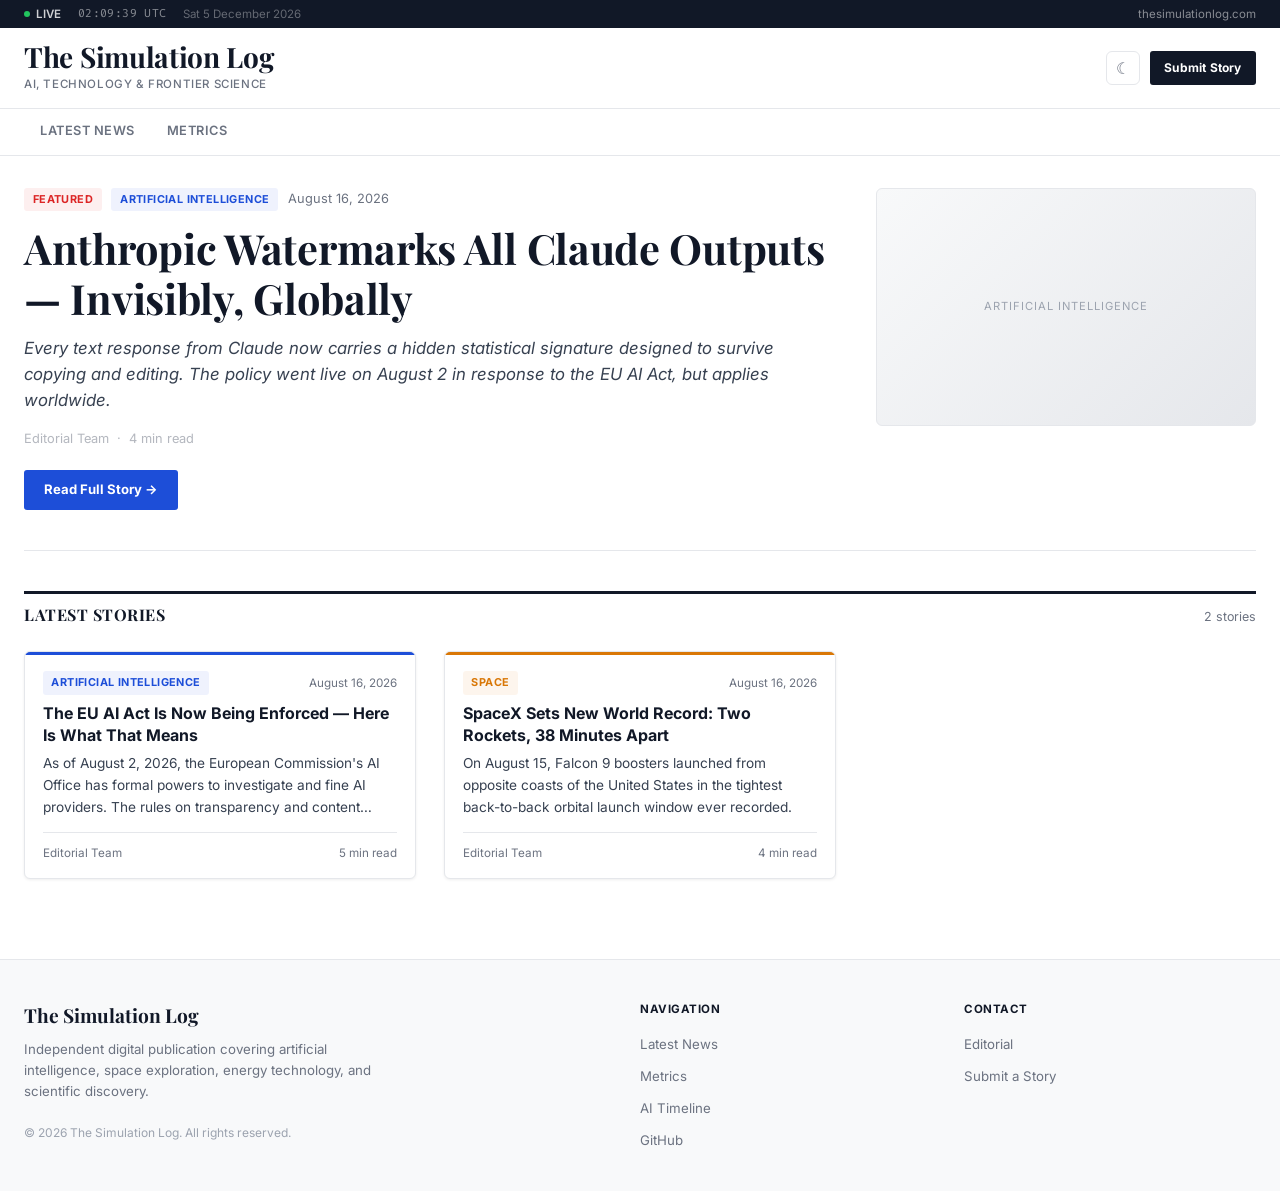
<file: index.html>
<!DOCTYPE html>
<html lang="en" data-theme="light">
<head>
    <meta charset="UTF-8">
    <meta name="viewport" content="width=device-width, initial-scale=1.0">

    <title>The Simulation Log — AI, Technology & Frontier Science</title>
    <meta name="description" content="Independent tech news publication covering artificial intelligence, space exploration, energy, and scientific discovery.">
    <link rel="canonical" href="https://thesimulationlog.com/">

    <meta property="og:type"        content="website">
    <meta property="og:title"       content="The Simulation Log">
    <meta property="og:description" content="Independent tech news covering AI, space, energy, and scientific discovery.">
    <meta property="og:url"         content="https://thesimulationlog.com/">

    <link rel="preconnect" href="https://fonts.googleapis.com">
    <link rel="preconnect" href="https://fonts.gstatic.com" crossorigin>
    <link href="https://fonts.googleapis.com/css2?family=Inter:wght@400;500;600;700&family=Merriweather:ital,wght@0,400;0,700;1,400&family=Playfair+Display:wght@700;800&family=Fira+Code:wght@400;500&display=swap" rel="stylesheet">

    <link rel="stylesheet" href="/style.css">
    <script src="/js/nav.js"></script>
    <script src="/js/home.js" defer></script>
</head>
<body>

<div id="nav-mount"></div>

<main>
    <div class="page-wrap">

        <!-- Hero article (JS renders here) -->
        <section id="hero-section" aria-label="Featured story"></section>

        <!-- Latest stories grid -->
        <div class="section-head">
            <h2 class="section-title">Latest Stories</h2>
            <span class="section-count" id="story-count"></span>
        </div>

        <div class="article-grid" id="article-grid" aria-live="polite">
            <!-- Injected by home.js -->
        </div>

    </div>
</main>

<div id="footer-mount"></div>

</body>
</html>
</file>
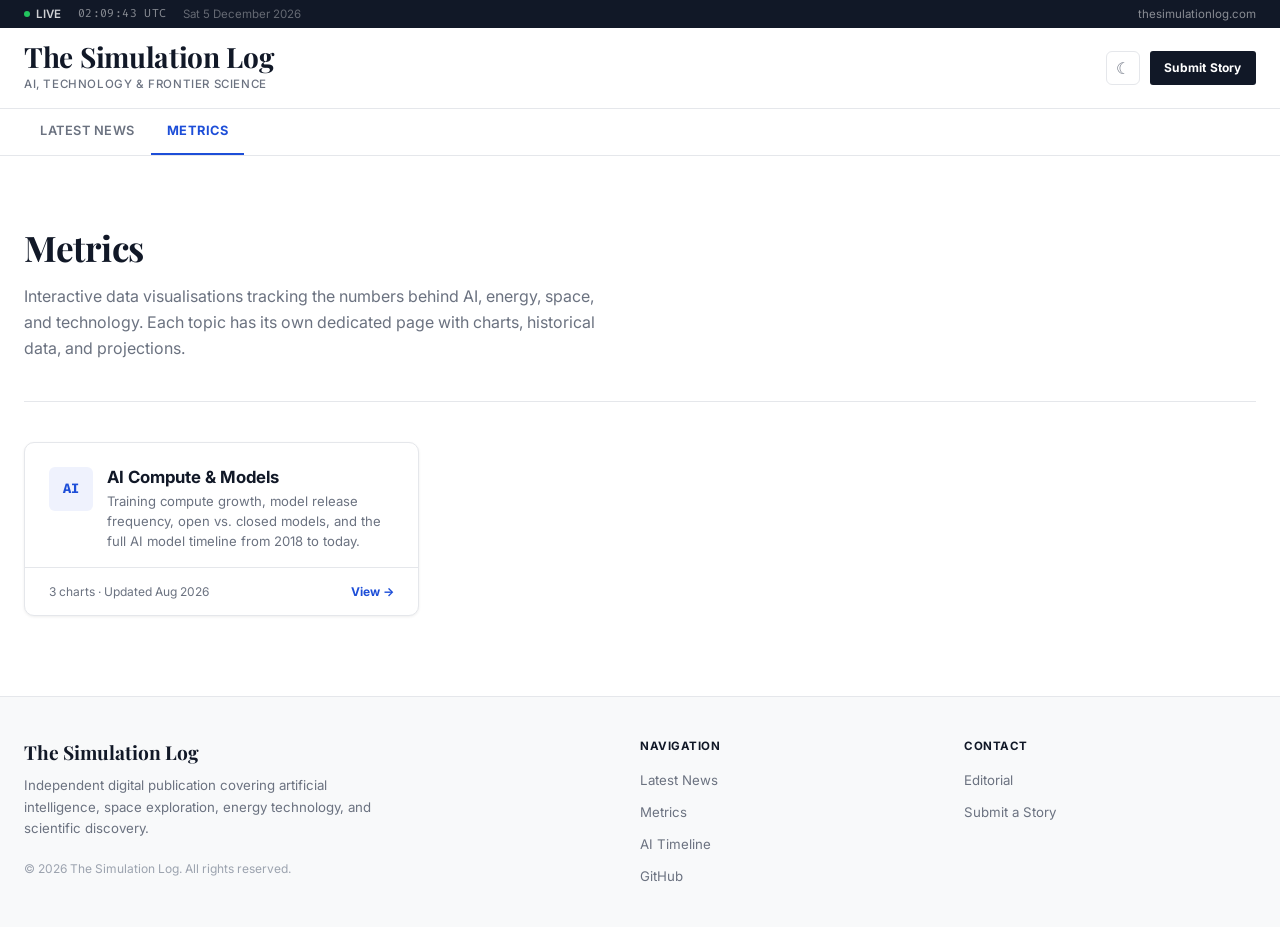
<file: metrics/index.html>
<!DOCTYPE html>
<html lang="en" data-theme="light">
<head>
    <meta charset="UTF-8">
    <meta name="viewport" content="width=device-width, initial-scale=1.0">
    <title>Metrics — The Simulation Log</title>
    <meta name="description" content="Interactive data visualisations covering AI compute growth, global energy, space launches, and more.">
    <link rel="canonical" href="https://thesimulationlog.com/metrics/">

    <link rel="preconnect" href="https://fonts.googleapis.com">
    <link rel="preconnect" href="https://fonts.gstatic.com" crossorigin>
    <link href="https://fonts.googleapis.com/css2?family=Inter:wght@400;500;600;700&family=Merriweather:ital,wght@0,400;0,700;1,400&family=Playfair+Display:wght@700;800&family=Fira+Code:wght@400;500&display=swap" rel="stylesheet">

    <link rel="stylesheet" href="/style.css">
    <script src="/js/nav.js"></script>
</head>
<body>

<div id="nav-mount"></div>

<main>
    <div class="page-wrap">

        <div class="metrics-hero">
            <h1>Metrics</h1>
            <p>Interactive data visualisations tracking the numbers behind AI, energy, space, and technology. Each topic has its own dedicated page with charts, historical data, and projections.</p>
        </div>

        <div class="metrics-grid">

            <!-- AI Compute -->
            <a href="/metrics/ai-compute/" class="metric-card">
                <div class="metric-card-header">
                    <div class="metric-icon" style="background:var(--blue-bg);font-family:var(--font-mono);font-size:.85rem;font-weight:700;color:var(--blue);">AI</div>
                    <div class="metric-card-info">
                        <div class="metric-card-title">AI Compute &amp; Models</div>
                        <div class="metric-card-desc">Training compute growth, model release frequency, open vs. closed models, and the full AI model timeline from 2018 to today.</div>
                    </div>
                </div>
                <div class="metric-card-footer">
                    <span>3 charts &middot; Updated Aug 2026</span>
                    <span class="metric-view-link">View &rarr;</span>
                </div>
            </a>

        </div>
    </div>
</main>

<div id="footer-mount"></div>

</body>
</html>
</file>
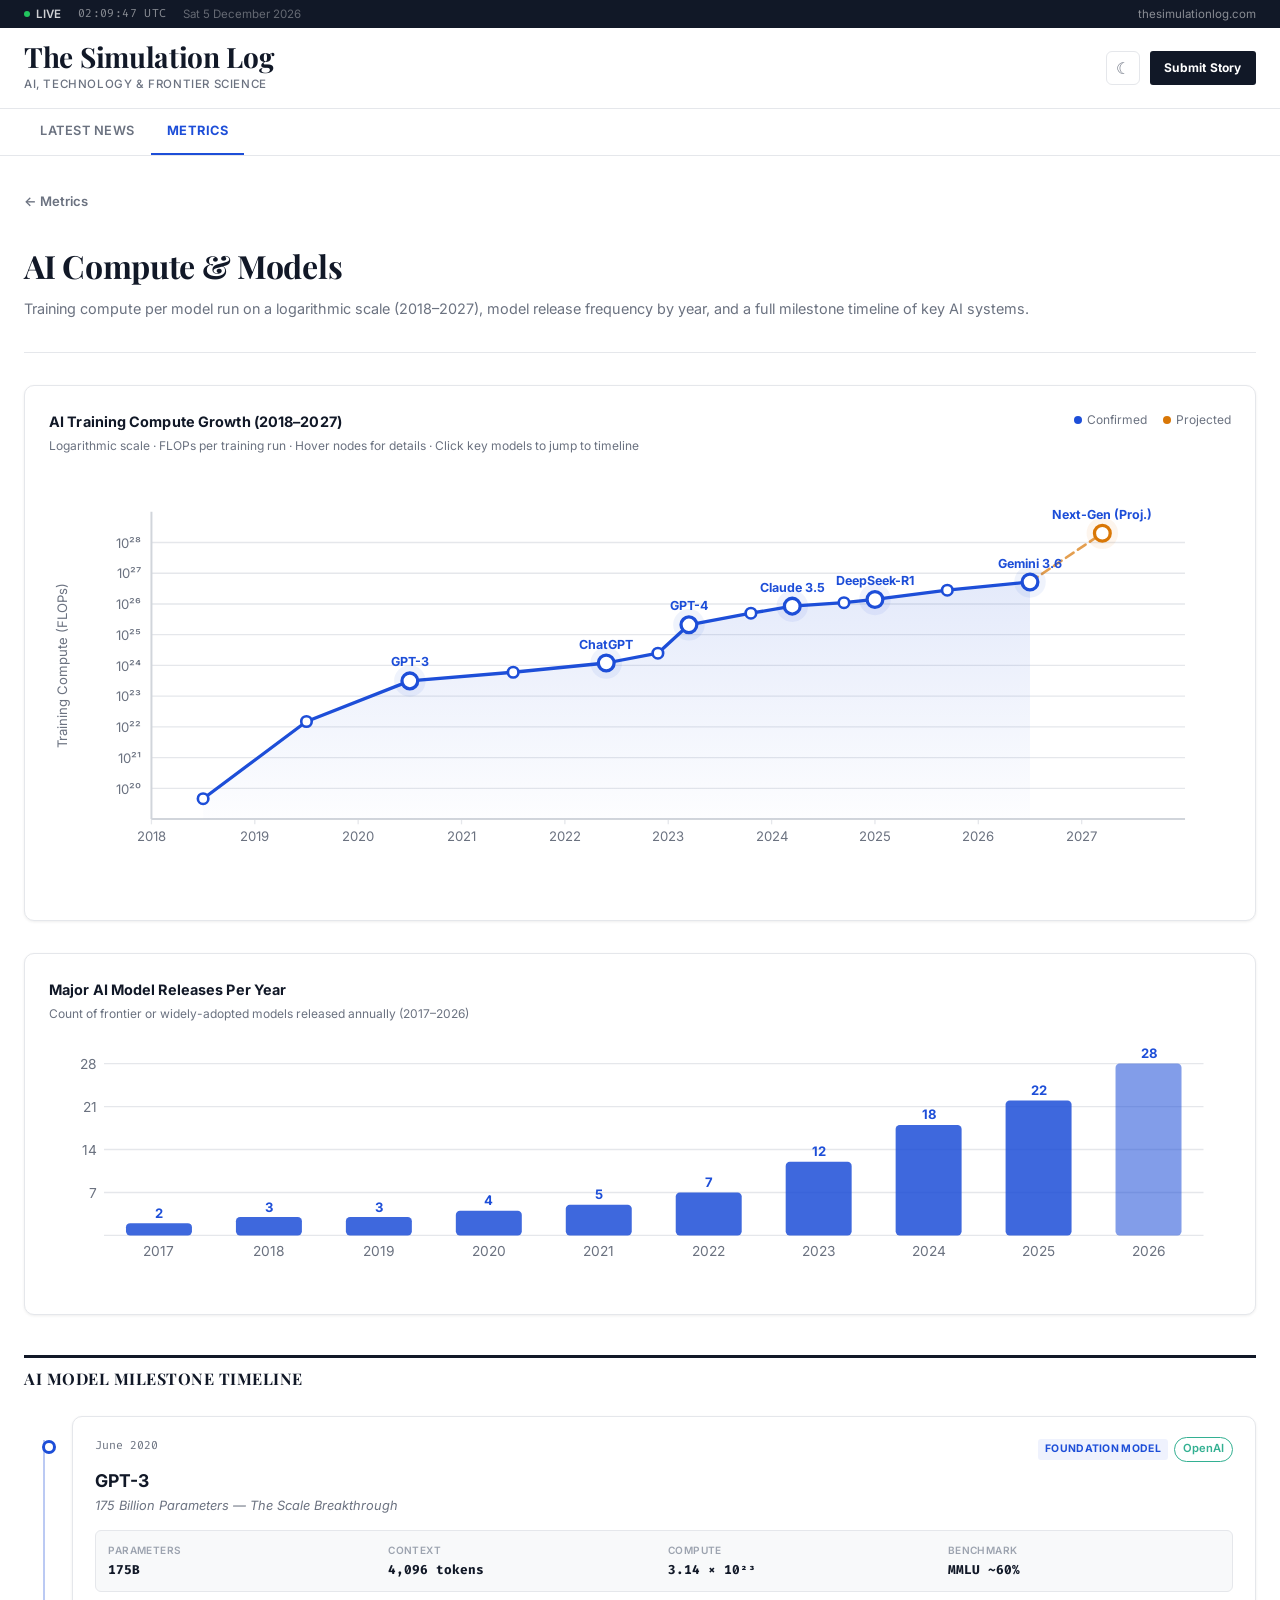
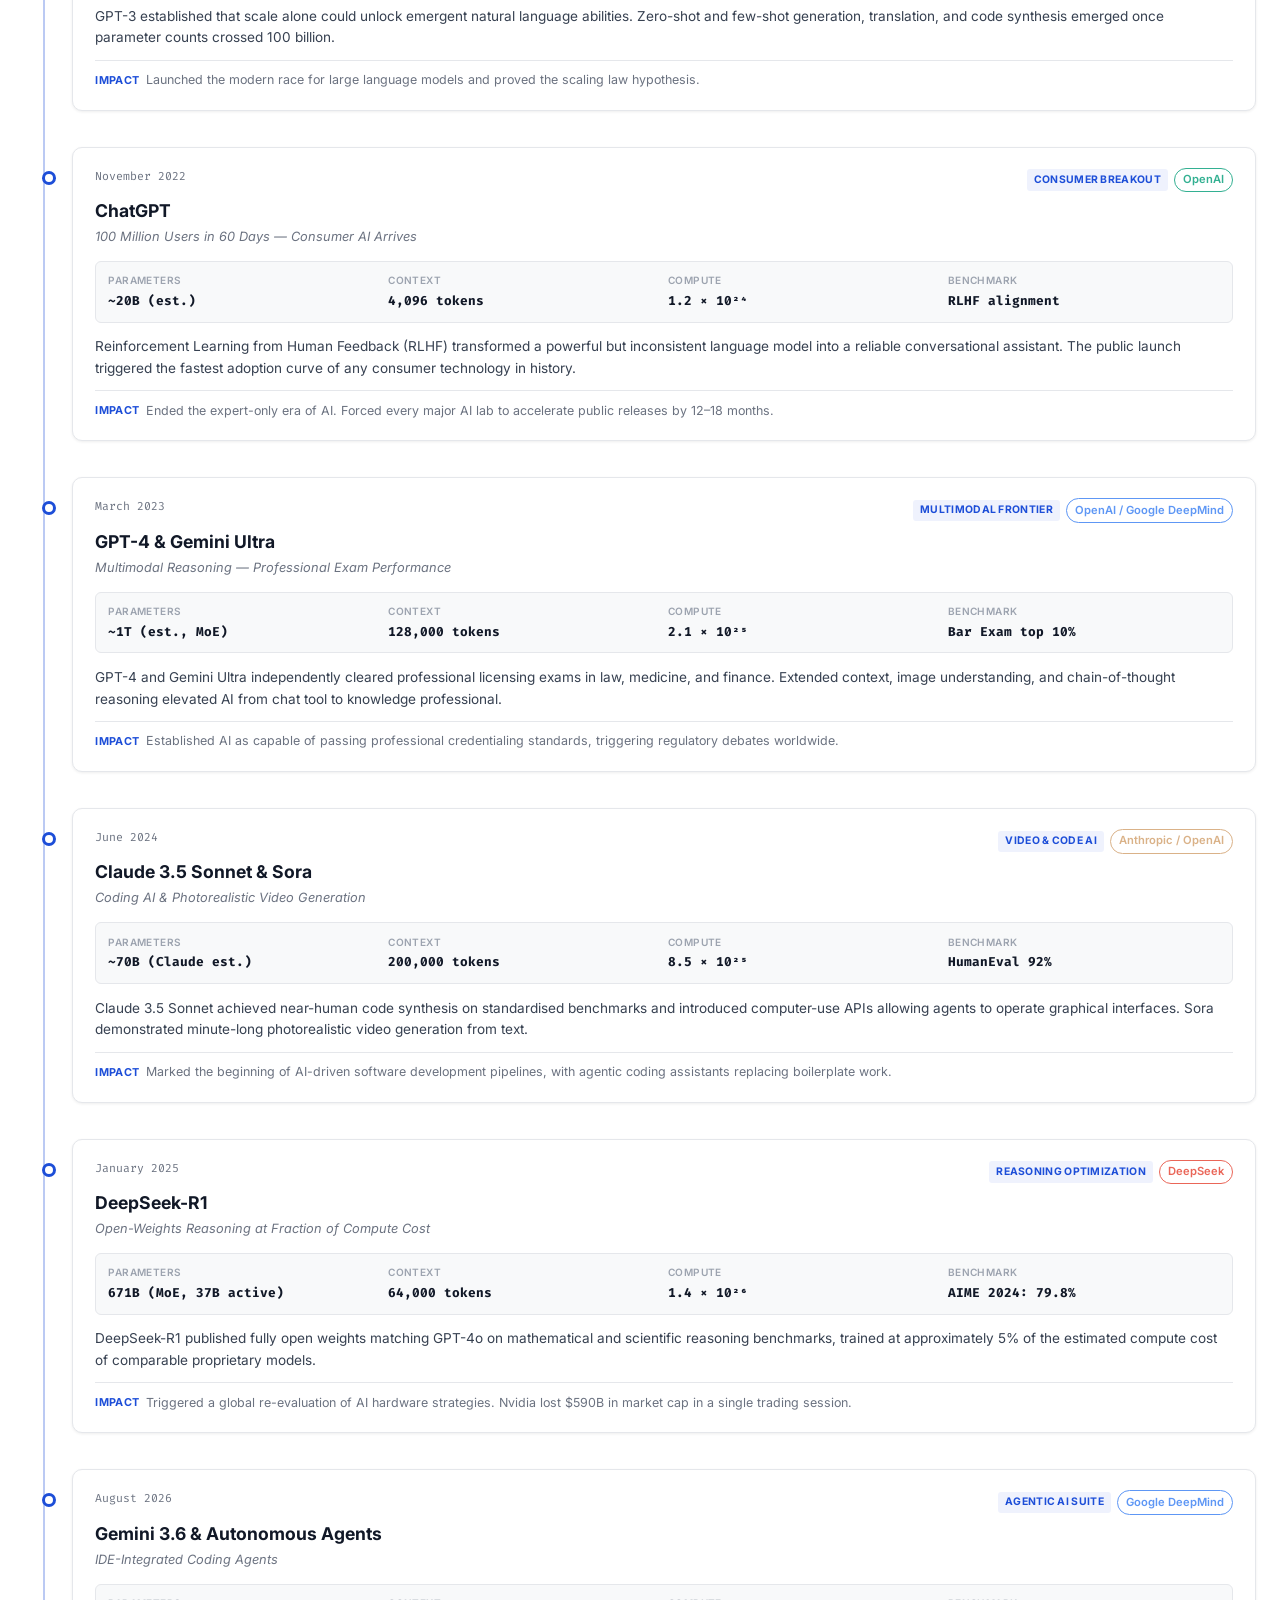
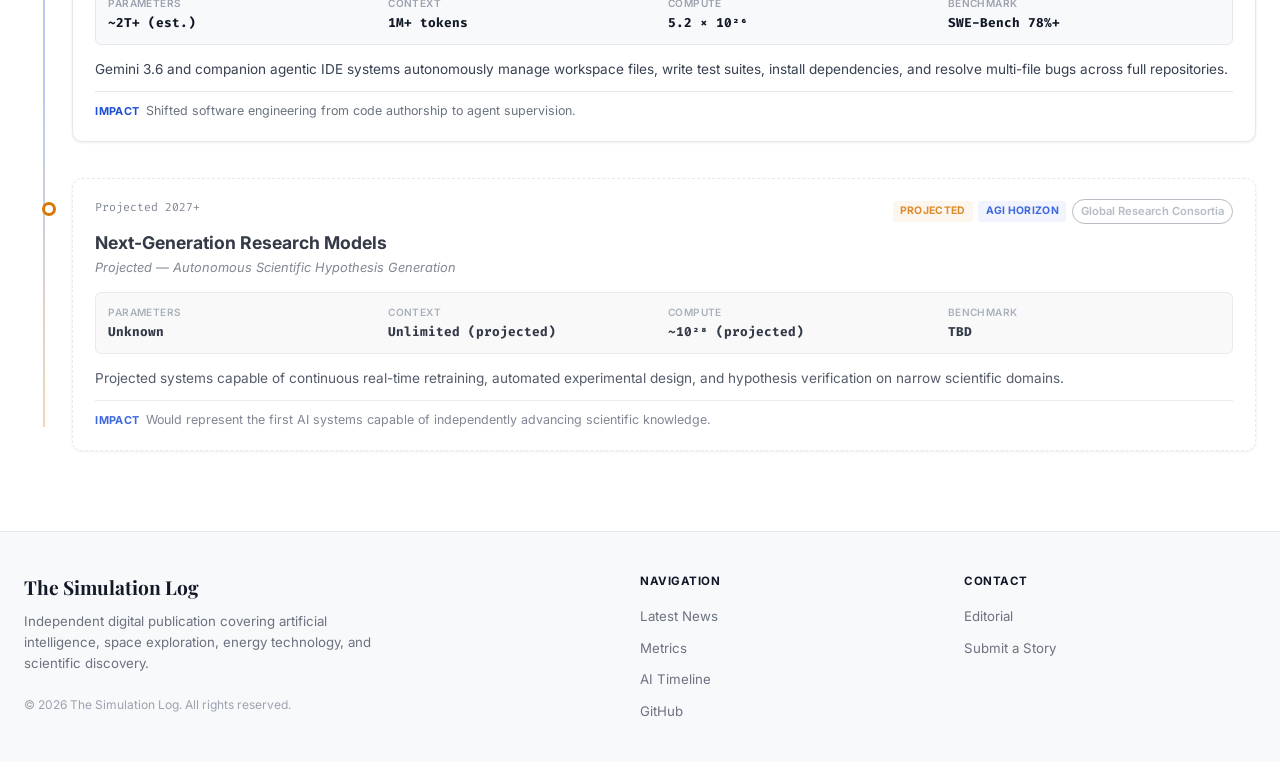
<file: metrics/ai-compute/index.html>
<!DOCTYPE html>
<html lang="en" data-theme="light">
<head>
    <meta charset="UTF-8">
    <meta name="viewport" content="width=device-width, initial-scale=1.0">
    <title>AI Compute & Models — Metrics — The Simulation Log</title>
    <meta name="description" content="Interactive logarithmic chart of AI training compute from 2018 to 2027, model release frequency, and the full AI model milestone timeline.">
    <link rel="canonical" href="https://thesimulationlog.com/metrics/ai-compute/">

    <link rel="preconnect" href="https://fonts.googleapis.com">
    <link rel="preconnect" href="https://fonts.gstatic.com" crossorigin>
    <link href="https://fonts.googleapis.com/css2?family=Inter:wght@400;500;600;700&family=Merriweather:ital,wght@0,400;0,700;1,400&family=Playfair+Display:wght@700;800&family=Fira+Code:wght@400;500&display=swap" rel="stylesheet">

    <link rel="stylesheet" href="/style.css">
    <script src="/js/nav.js"></script>
</head>
<body>

<div id="nav-mount"></div>

<main>
<div class="page-wrap">

    <a href="/metrics/" class="back-link">&#8592; Metrics</a>

    <div class="metric-page-hero">
        <h1>AI Compute &amp; Models</h1>
        <p>Training compute per model run on a logarithmic scale (2018–2027), model release frequency by year, and a full milestone timeline of key AI systems.</p>
    </div>

    <!-- ── Chart 1: Interactive compute graph ── -->
    <div class="chart-card">
        <div class="chart-head">
            <div>
                <div class="chart-title">AI Training Compute Growth (2018–2027)</div>
                <div class="chart-subtitle">Logarithmic scale &middot; FLOPs per training run &middot; Hover nodes for details &middot; Click key models to jump to timeline</div>
            </div>
            <div class="chart-legend">
                <span><span class="legend-dot" style="background:var(--blue);"></span>Confirmed</span>
                <span><span class="legend-dot" style="background:var(--amber);"></span>Projected</span>
            </div>
        </div>
        <div class="chart-container">
            <div id="compute-graph" style="position:relative; min-height:340px;"></div>
        </div>
    </div>

    <!-- ── Chart 2: Model releases per year ── -->
    <div class="chart-card">
        <div class="chart-head">
            <div>
                <div class="chart-title">Major AI Model Releases Per Year</div>
                <div class="chart-subtitle">Count of frontier or widely-adopted models released annually (2017–2026)</div>
            </div>
        </div>
        <div class="chart-container">
            <div id="releases-chart" style="min-height:180px;"></div>
        </div>
    </div>

    <!-- ── Timeline ── -->
    <div class="section-head" style="margin-top:2.5rem;">
        <h2 class="section-title">AI Model Milestone Timeline</h2>
    </div>

    <div class="timeline-wrap" id="ai-timeline">
        <!-- Injected by JS -->
    </div>

</div>
</main>

<div id="footer-mount"></div>

<script>
// ──────────────────────────────────────────────────────────────
// AI Timeline Data
// ──────────────────────────────────────────────────────────────
const AI_TIMELINE = [
    {
        year: 2020, model: "GPT-3", subtitle: "175 Billion Parameters — The Scale Breakthrough",
        company: "OpenAI", company_color: "#10a37f", type: "Foundation Model",
        release_date: "June 2020", compute: "3.14 × 10²³", params: "175B",
        context: "4,096 tokens", benchmark: "MMLU ~60%",
        description: "GPT-3 established that scale alone could unlock emergent natural language abilities. Zero-shot and few-shot generation, translation, and code synthesis emerged once parameter counts crossed 100 billion.",
        impact: "Launched the modern race for large language models and proved the scaling law hypothesis.",
        real: true
    },
    {
        year: 2022, model: "ChatGPT", subtitle: "100 Million Users in 60 Days — Consumer AI Arrives",
        company: "OpenAI", company_color: "#10a37f", type: "Consumer Breakout",
        release_date: "November 2022", compute: "1.2 × 10²⁴", params: "~20B (est.)",
        context: "4,096 tokens", benchmark: "RLHF alignment",
        description: "Reinforcement Learning from Human Feedback (RLHF) transformed a powerful but inconsistent language model into a reliable conversational assistant. The public launch triggered the fastest adoption curve of any consumer technology in history.",
        impact: "Ended the expert-only era of AI. Forced every major AI lab to accelerate public releases by 12–18 months.",
        real: true
    },
    {
        year: 2023, model: "GPT-4 & Gemini Ultra", subtitle: "Multimodal Reasoning — Professional Exam Performance",
        company: "OpenAI / Google DeepMind", company_color: "#4285f4", type: "Multimodal Frontier",
        release_date: "March 2023", compute: "2.1 × 10²⁵", params: "~1T (est., MoE)",
        context: "128,000 tokens", benchmark: "Bar Exam top 10%",
        description: "GPT-4 and Gemini Ultra independently cleared professional licensing exams in law, medicine, and finance. Extended context, image understanding, and chain-of-thought reasoning elevated AI from chat tool to knowledge professional.",
        impact: "Established AI as capable of passing professional credentialing standards, triggering regulatory debates worldwide.",
        real: true
    },
    {
        year: 2024, model: "Claude 3.5 Sonnet & Sora", subtitle: "Coding AI & Photorealistic Video Generation",
        company: "Anthropic / OpenAI", company_color: "#d4a574", type: "Video & Code AI",
        release_date: "June 2024", compute: "8.5 × 10²⁵", params: "~70B (Claude est.)",
        context: "200,000 tokens", benchmark: "HumanEval 92%",
        description: "Claude 3.5 Sonnet achieved near-human code synthesis on standardised benchmarks and introduced computer-use APIs allowing agents to operate graphical interfaces. Sora demonstrated minute-long photorealistic video generation from text.",
        impact: "Marked the beginning of AI-driven software development pipelines, with agentic coding assistants replacing boilerplate work.",
        real: true
    },
    {
        year: 2025, model: "DeepSeek-R1", subtitle: "Open-Weights Reasoning at Fraction of Compute Cost",
        company: "DeepSeek", company_color: "#e74c3c", type: "Reasoning Optimization",
        release_date: "January 2025", compute: "1.4 × 10²⁶", params: "671B (MoE, 37B active)",
        context: "64,000 tokens", benchmark: "AIME 2024: 79.8%",
        description: "DeepSeek-R1 published fully open weights matching GPT-4o on mathematical and scientific reasoning benchmarks, trained at approximately 5% of the estimated compute cost of comparable proprietary models.",
        impact: "Triggered a global re-evaluation of AI hardware strategies. Nvidia lost $590B in market cap in a single trading session.",
        real: true
    },
    {
        year: 2026, model: "Gemini 3.6 & Autonomous Agents", subtitle: "IDE-Integrated Coding Agents",
        company: "Google DeepMind", company_color: "#4285f4", type: "Agentic AI Suite",
        release_date: "August 2026", compute: "5.2 × 10²⁶", params: "~2T+ (est.)",
        context: "1M+ tokens", benchmark: "SWE-Bench 78%+",
        description: "Gemini 3.6 and companion agentic IDE systems autonomously manage workspace files, write test suites, install dependencies, and resolve multi-file bugs across full repositories.",
        impact: "Shifted software engineering from code authorship to agent supervision.",
        real: true
    },
    {
        year: 2027, model: "Next-Generation Research Models", subtitle: "Projected — Autonomous Scientific Hypothesis Generation",
        company: "Global Research Consortia", company_color: "#9ca3af", type: "AGI Horizon",
        release_date: "Projected 2027+", compute: "~10²⁸ (projected)", params: "Unknown",
        context: "Unlimited (projected)", benchmark: "TBD",
        description: "Projected systems capable of continuous real-time retraining, automated experimental design, and hypothesis verification on narrow scientific domains.",
        impact: "Would represent the first AI systems capable of independently advancing scientific knowledge.",
        real: false
    }
];

// Graph data points
const GRAPH_POINTS = [
    { year:2018.5, label:"GPT (117M)",        compute:4.6e19,  modelIdx:null, real:true },
    { year:2019.5, label:"GPT-2 (1.5B)",      compute:1.5e22,  modelIdx:null, real:true },
    { year:2020.5, label:"GPT-3",             compute:3.14e23, modelIdx:0,    real:true },
    { year:2021.5, label:"Codex / DALL-E 2",  compute:6e23,    modelIdx:null, real:true },
    { year:2022.4, label:"ChatGPT",           compute:1.2e24,  modelIdx:1,    real:true },
    { year:2022.9, label:"PaLM (540B)",       compute:2.5e24,  modelIdx:null, real:true },
    { year:2023.2, label:"GPT-4",             compute:2.1e25,  modelIdx:2,    real:true },
    { year:2023.8, label:"Gemini Ultra",      compute:5e25,    modelIdx:null, real:true },
    { year:2024.2, label:"Claude 3.5 / Sora", compute:8.5e25, modelIdx:3,    real:true },
    { year:2024.7, label:"Llama 3.1 (405B)", compute:1.1e26,  modelIdx:null, real:true },
    { year:2025.0, label:"DeepSeek-R1",       compute:1.4e26,  modelIdx:4,    real:true },
    { year:2025.7, label:"Llama 4 / Phi-5",  compute:2.8e26,  modelIdx:null, real:true },
    { year:2026.5, label:"Gemini 3.6",        compute:5.2e26,  modelIdx:5,    real:true },
    { year:2027.2, label:"Next-Gen (Proj.)",  compute:2e28,    modelIdx:6,    real:false }
];

// ──────────────────────────────────────────────────────────────
// Build interactive SVG compute graph
// ──────────────────────────────────────────────────────────────
function buildComputeGraph() {
    const container = document.getElementById('compute-graph');
    if (!container) return;

    const tooltip = document.createElement('div');
    tooltip.className = 'graph-tooltip';
    tooltip.style.display = 'none';
    container.appendChild(tooltip);

    const NS = 'http://www.w3.org/2000/svg';
    const W = 900, H = 320;
    const PAD = { top:28, right:35, bottom:58, left:78 };
    const CW = W - PAD.left - PAD.right;
    const CH = H - PAD.top  - PAD.bottom;
    const X_MIN=2018, X_MAX=2028, LOG_MIN=19, LOG_MAX=29;

    const xPos = y  => PAD.left + (y - X_MIN) / (X_MAX - X_MIN) * CW;
    const yPos = fl => PAD.top  + CH - Math.max(0,Math.min(1,(Math.log10(fl)-LOG_MIN)/(LOG_MAX-LOG_MIN))) * CH;

    const svg = document.createElementNS(NS,'svg');
    svg.setAttribute('viewBox',`0 0 ${W} ${H}`);
    svg.style.cssText = 'width:100%;height:auto;display:block;overflow:visible;';

    const defs = document.createElementNS(NS,'defs');
    const g = document.createElementNS(NS,'linearGradient');
    g.setAttribute('id','cAreaGrad'); g.setAttribute('x1','0'); g.setAttribute('y1','0'); g.setAttribute('x2','0'); g.setAttribute('y2','1');
    [['0.12','0%'],['0.01','100%']].forEach(([op,off])=>{
        const s=document.createElementNS(NS,'stop'); s.setAttribute('offset',off); s.setAttribute('stop-color','#1d4ed8'); s.setAttribute('stop-opacity',op); g.appendChild(s);
    });
    defs.appendChild(g); svg.appendChild(defs);

    // Y grid + labels
    const YD=[20,21,22,23,24,25,26,27,28];
    const YL=['10²⁰','10²¹','10²²','10²³','10²⁴','10²⁵','10²⁶','10²⁷','10²⁸'];
    YD.forEach((d,i)=>{
        if(d<LOG_MIN||d>LOG_MAX) return;
        const y=PAD.top+CH-(d-LOG_MIN)/(LOG_MAX-LOG_MIN)*CH;
        const l=document.createElementNS(NS,'line'); l.setAttribute('x1',PAD.left); l.setAttribute('y1',y); l.setAttribute('x2',PAD.left+CW); l.setAttribute('y2',y); l.setAttribute('class','svg-gridline'); svg.appendChild(l);
        const t=document.createElementNS(NS,'text'); t.setAttribute('x',PAD.left-8); t.setAttribute('y',y+4); t.setAttribute('text-anchor','end'); t.setAttribute('class','svg-label'); t.style.fontSize='10px'; t.textContent=YL[i]; svg.appendChild(t);
    });

    // Y axis title
    const yt=document.createElementNS(NS,'text'); yt.setAttribute('transform','rotate(-90)'); yt.setAttribute('x',-(PAD.top+CH/2)); yt.setAttribute('y',14); yt.setAttribute('text-anchor','middle'); yt.setAttribute('class','svg-label'); yt.style.fontSize='10px'; yt.textContent='Training Compute (FLOPs)'; svg.appendChild(yt);

    // X axis labels
    [2018,2019,2020,2021,2022,2023,2024,2025,2026,2027].forEach(yr=>{
        const x=xPos(yr);
        const tk=document.createElementNS(NS,'line'); tk.setAttribute('x1',x); tk.setAttribute('y1',PAD.top+CH); tk.setAttribute('x2',x); tk.setAttribute('y2',PAD.top+CH+4); tk.setAttribute('class','svg-gridline'); svg.appendChild(tk);
        const t=document.createElementNS(NS,'text'); t.setAttribute('x',x); t.setAttribute('y',PAD.top+CH+17); t.setAttribute('text-anchor','middle'); t.setAttribute('class','svg-label'); t.style.fontSize='10px'; t.textContent=yr; svg.appendChild(t);
    });

    // Axes
    [[[PAD.left,PAD.top],[PAD.left,PAD.top+CH]],[[PAD.left,PAD.top+CH],[PAD.left+CW,PAD.top+CH]]].forEach(([[x1,y1],[x2,y2]])=>{
        const l=document.createElementNS(NS,'line'); l.setAttribute('x1',x1); l.setAttribute('y1',y1); l.setAttribute('x2',x2); l.setAttribute('y2',y2); l.setAttribute('class','svg-axis'); svg.appendChild(l);
    });

    // Area fill
    const rp=GRAPH_POINTS.filter(p=>p.real);
    let aD=`M ${xPos(rp[0].year)} ${PAD.top+CH} L ${xPos(rp[0].year)} ${yPos(rp[0].compute)}`;
    rp.forEach((p,i)=>{ if(i>0) aD+=` L ${xPos(p.year)} ${yPos(p.compute)}`; });
    aD+=` L ${xPos(rp[rp.length-1].year)} ${PAD.top+CH} Z`;
    const area=document.createElementNS(NS,'path'); area.setAttribute('d',aD); area.setAttribute('fill','url(#cAreaGrad)'); svg.appendChild(area);

    // Main line
    let lD=''; rp.forEach((p,i)=>{ lD+=`${i===0?'M':'L'} ${xPos(p.year)} ${yPos(p.compute)} `; });
    const mainLine=document.createElementNS(NS,'path'); mainLine.setAttribute('d',lD); mainLine.setAttribute('fill','none'); mainLine.setAttribute('stroke','var(--blue)'); mainLine.setAttribute('stroke-width','2.5'); mainLine.setAttribute('stroke-linecap','round'); mainLine.setAttribute('stroke-linejoin','round'); svg.appendChild(mainLine);
    requestAnimationFrame(()=>{ try{ const len=mainLine.getTotalLength(); mainLine.style.strokeDasharray=len; mainLine.style.strokeDashoffset=len; mainLine.style.transition='stroke-dashoffset 2s cubic-bezier(0.4,0,0.2,1)'; requestAnimationFrame(()=>{ mainLine.style.strokeDashoffset='0'; }); }catch(e){} });

    // Projected line
    const lr=rp[rp.length-1], pp=GRAPH_POINTS.find(p=>!p.real);
    if(pp){ const pl=document.createElementNS(NS,'path'); pl.setAttribute('d',`M ${xPos(lr.year)} ${yPos(lr.compute)} L ${xPos(pp.year)} ${yPos(pp.compute)}`); pl.setAttribute('fill','none'); pl.setAttribute('stroke','var(--amber)'); pl.setAttribute('stroke-width','2'); pl.setAttribute('stroke-dasharray','7 4'); pl.setAttribute('stroke-linecap','round'); pl.style.opacity='0.7'; svg.appendChild(pl); }

    // Nodes
    GRAPH_POINTS.forEach(p=>{
        const x=xPos(p.year), y=yPos(p.compute);
        const isKey=p.modelIdx!==null, isFuture=!p.real;
        if(isKey){ const ring=document.createElementNS(NS,'circle'); ring.setAttribute('cx',x); ring.setAttribute('cy',y); ring.setAttribute('r','12'); ring.setAttribute('fill',isFuture?'var(--amber)':'var(--blue)'); ring.setAttribute('fill-opacity','0.07'); ring.style.pointerEvents='none'; svg.appendChild(ring); }
        const c=document.createElementNS(NS,'circle'); c.setAttribute('cx',x); c.setAttribute('cy',y); c.setAttribute('r',isKey?'6':'4'); c.setAttribute('fill','var(--bg)'); c.setAttribute('stroke',isFuture?'var(--amber)':'var(--blue)'); c.setAttribute('stroke-width',isKey?'2.5':'2'); svg.appendChild(c);
        if(isKey){ const tl=document.createElementNS(NS,'text'); tl.setAttribute('x',x); tl.setAttribute('y',y-11); tl.setAttribute('text-anchor','middle'); tl.setAttribute('class','svg-label'); tl.style.cssText='font-size:9.5px;font-weight:700;fill:var(--blue);'; tl.textContent=p.label.split('/')[0].trim(); svg.appendChild(tl); }
        const hit=document.createElementNS(NS,'circle'); hit.setAttribute('cx',x); hit.setAttribute('cy',y); hit.setAttribute('r',isKey?'14':'9'); hit.setAttribute('fill','transparent'); hit.style.cursor=isKey?'pointer':'crosshair'; svg.appendChild(hit);
        hit.addEventListener('mouseenter',()=>{ c.setAttribute('r',isKey?'8':'5.5'); showTip(p,tooltip); });
        hit.addEventListener('mouseleave',()=>{ c.setAttribute('r',isKey?'6':'4'); tooltip.style.display='none'; });
        hit.addEventListener('mousemove',(e)=>{ posTip(e,container,tooltip); });
        if(isKey) hit.addEventListener('click',()=>{ const card=document.getElementById(`tl-${p.modelIdx}`); if(card) card.scrollIntoView({behavior:'smooth',block:'center'}); });
    });

    container.appendChild(svg);
}

function showTip(p,tip){
    const log=Math.log10(p.compute);
    tip.innerHTML=`<div class="gt-model">${p.label}</div><div class="gt-co">${Math.floor(p.year)}</div><div class="gt-row"><span>Compute</span><strong>10<sup>${log.toFixed(1)}</sup> FLOPs</strong></div>${!p.real?'<div class="gt-proj">Projected</div>':''}${p.modelIdx!==null?'<div style="font-size:.65rem;margin-top:.3rem;opacity:.5;">Click to jump to timeline card</div>':''}`;
    tip.style.display='block';
}
function posTip(e,container,tip){
    const r=container.getBoundingClientRect();
    let x=e.clientX-r.left+14, y=e.clientY-r.top-52;
    const tw=tip.offsetWidth||190;
    if(x+tw>r.width-8) x=e.clientX-r.left-tw-14;
    if(y<4) y=e.clientY-r.top+16;
    tip.style.left=x+'px'; tip.style.top=y+'px';
}

// ──────────────────────────────────────────────────────────────
// Model releases bar chart
// ──────────────────────────────────────────────────────────────
const RELEASES = [
    {year:2017,count:2}, {year:2018,count:3}, {year:2019,count:3},
    {year:2020,count:4}, {year:2021,count:5}, {year:2022,count:7},
    {year:2023,count:12},{year:2024,count:18},{year:2025,count:22},
    {year:2026,count:28}
];

function buildReleasesChart() {
    const container = document.getElementById('releases-chart');
    if (!container) return;
    const NS = 'http://www.w3.org/2000/svg';
    const W=860, H=180, PL=40, PR=20, PT=15, PB=40;
    const CW=W-PL-PR, CH=H-PT-PB;
    const maxC=Math.max(...RELEASES.map(r=>r.count));
    const barW=CW/RELEASES.length*0.6;
    const gap=CW/RELEASES.length;

    const svg=document.createElementNS(NS,'svg');
    svg.setAttribute('viewBox',`0 0 ${W} ${H}`);
    svg.style.cssText='width:100%;height:auto;display:block;overflow:visible;';

    // Grid lines
    [0,0.25,0.5,0.75,1].forEach(t=>{
        const y=PT+CH*(1-t);
        const l=document.createElementNS(NS,'line'); l.setAttribute('x1',PL); l.setAttribute('y1',y); l.setAttribute('x2',PL+CW); l.setAttribute('y2',y); l.setAttribute('class','svg-gridline'); svg.appendChild(l);
        if(t>0){ const txt=document.createElementNS(NS,'text'); txt.setAttribute('x',PL-5); txt.setAttribute('y',y+4); txt.setAttribute('text-anchor','end'); txt.setAttribute('class','svg-label'); txt.style.fontSize='10px'; txt.textContent=Math.round(maxC*t); svg.appendChild(txt); }
    });

    RELEASES.forEach((r,i)=>{
        const x=PL+i*gap+(gap-barW)/2;
        const bh=Math.max(2,(r.count/maxC)*CH);
        const y=PT+CH-bh;

        const bar=document.createElementNS(NS,'rect');
        bar.setAttribute('x',x); bar.setAttribute('y',y+bh); bar.setAttribute('width',barW); bar.setAttribute('height',0);
        bar.setAttribute('fill','var(--blue)'); bar.setAttribute('rx','3'); bar.style.opacity=r.year>2025?'0.55':'0.85';
        svg.appendChild(bar);
        // Animate
        requestAnimationFrame(()=>{ bar.style.transition=`y 0.8s ${i*0.04}s ease, height 0.8s ${i*0.04}s ease`; bar.setAttribute('y',y); bar.setAttribute('height',bh); });

        // Year label
        const t=document.createElementNS(NS,'text'); t.setAttribute('x',x+barW/2); t.setAttribute('y',PT+CH+15); t.setAttribute('text-anchor','middle'); t.setAttribute('class','svg-label'); t.style.fontSize='10px'; t.textContent=r.year; svg.appendChild(t);

        // Count label
        const c=document.createElementNS(NS,'text'); c.setAttribute('x',x+barW/2); c.setAttribute('y',y-4); c.setAttribute('text-anchor','middle'); c.setAttribute('class','svg-label'); c.style.cssText='font-size:9.5px;font-weight:700;fill:var(--blue);'; c.textContent=r.count; svg.appendChild(c);
    });

    container.appendChild(svg);
}

// ──────────────────────────────────────────────────────────────
// Render timeline cards
// ──────────────────────────────────────────────────────────────
function renderTimeline() {
    const container = document.getElementById('ai-timeline');
    if (!container) return;

    AI_TIMELINE.forEach((item, idx) => {
        const isFuture = !item.real;
        const wrapper = document.createElement('div');
        wrapper.className = `tl-item${isFuture?' future':''}`;

        const dot = document.createElement('div');
        dot.className = 'tl-dot';
        wrapper.appendChild(dot);

        const card = document.createElement('div');
        card.className = 'tl-card';
        card.id = `tl-${idx}`;
        card.innerHTML = `
            <div class="tl-head">
                <span class="tl-release">${item.release_date}</span>
                <div class="tl-badges">
                    ${isFuture?'<span class="tl-proj-badge">Projected</span>':''}
                    <span class="tl-type-badge">${item.type}</span>
                    <span class="tl-co-badge" style="color:${item.company_color};">${item.company}</span>
                </div>
            </div>
            <div class="tl-model">${item.model}</div>
            <div class="tl-model-sub">${item.subtitle}</div>
            <div class="tl-stats">
                <div class="tl-stat"><span class="tl-stat-l">Parameters</span><span class="tl-stat-v">${item.params}</span></div>
                <div class="tl-stat"><span class="tl-stat-l">Context</span><span class="tl-stat-v">${item.context}</span></div>
                <div class="tl-stat"><span class="tl-stat-l">Compute</span><span class="tl-stat-v">${item.compute}</span></div>
                <div class="tl-stat"><span class="tl-stat-l">Benchmark</span><span class="tl-stat-v">${item.benchmark}</span></div>
            </div>
            <p class="tl-desc">${item.description}</p>
            <div class="tl-impact"><span class="tl-impact-label">Impact</span><span>${item.impact}</span></div>`;

        wrapper.appendChild(card);
        container.appendChild(wrapper);
    });
}

// Init
document.addEventListener('DOMContentLoaded', () => {
    buildComputeGraph();
    buildReleasesChart();
    renderTimeline();
});
</script>

</body>
</html>
</file>
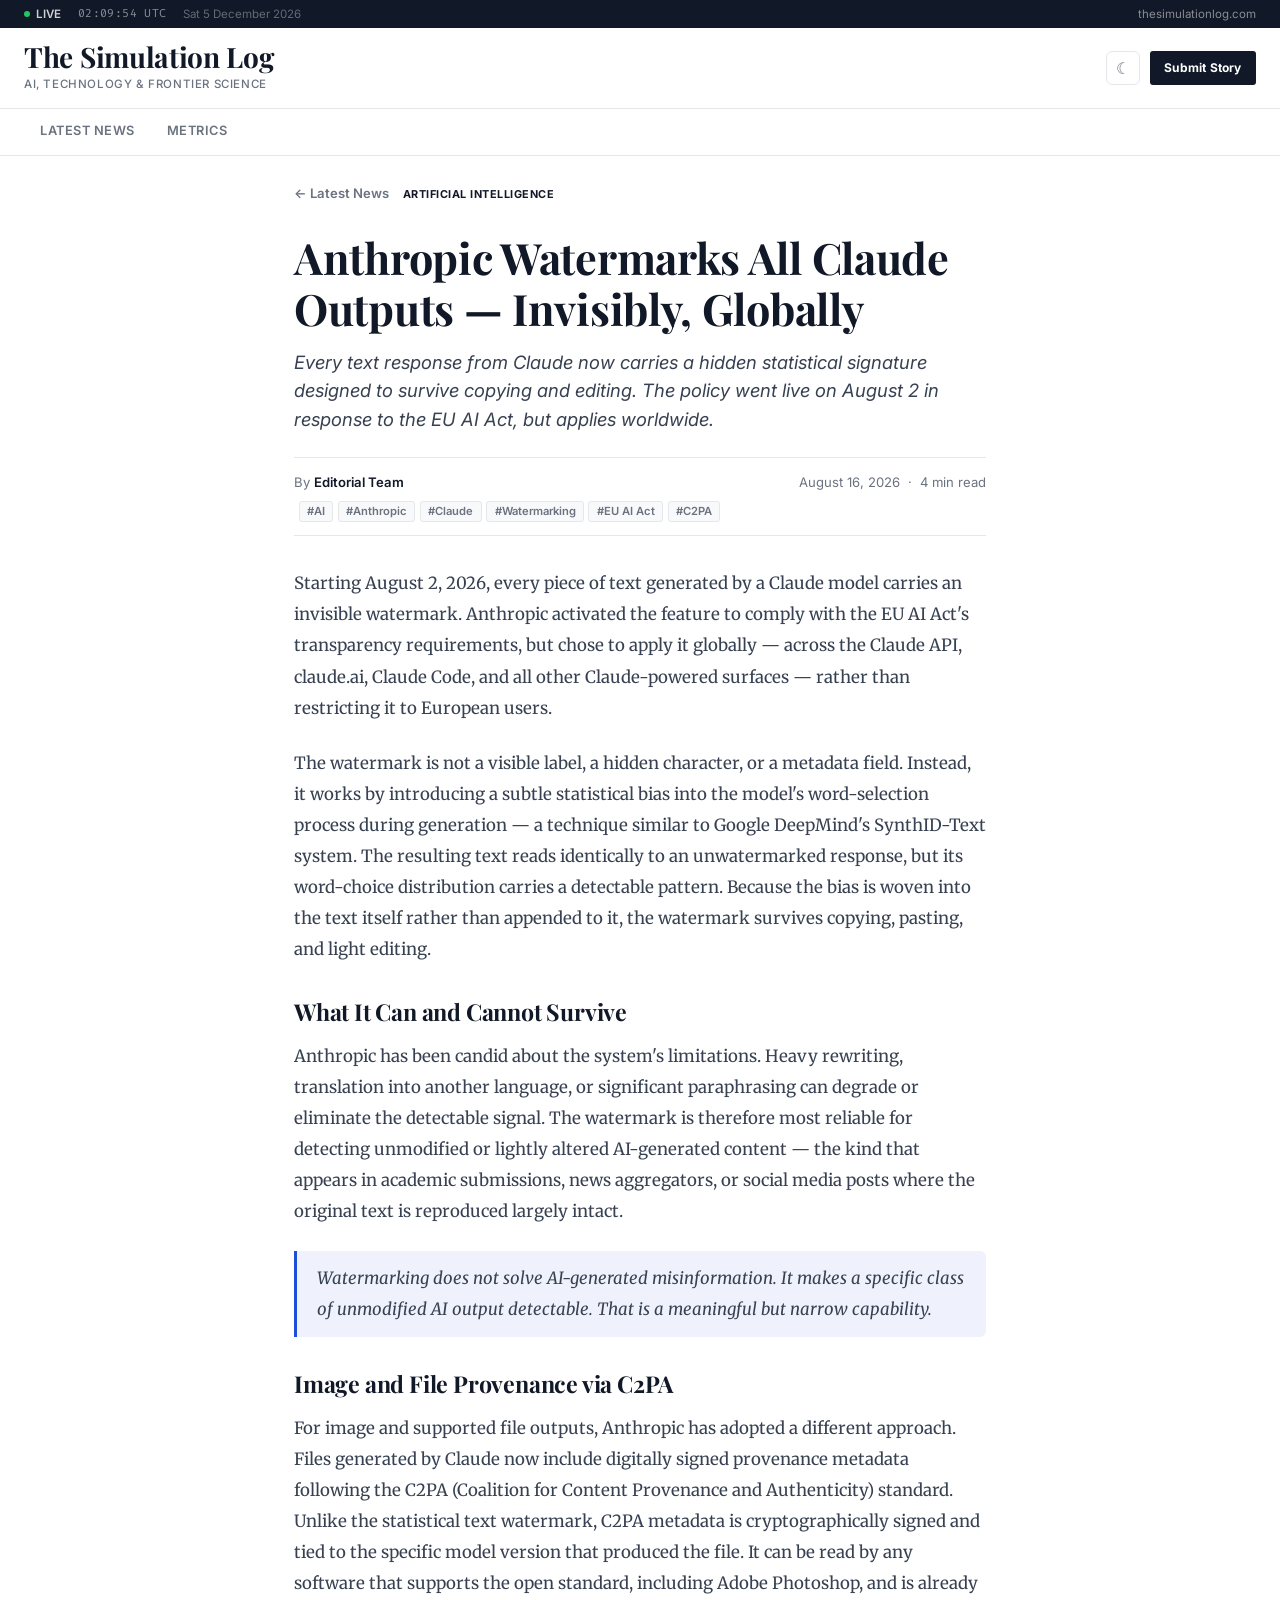
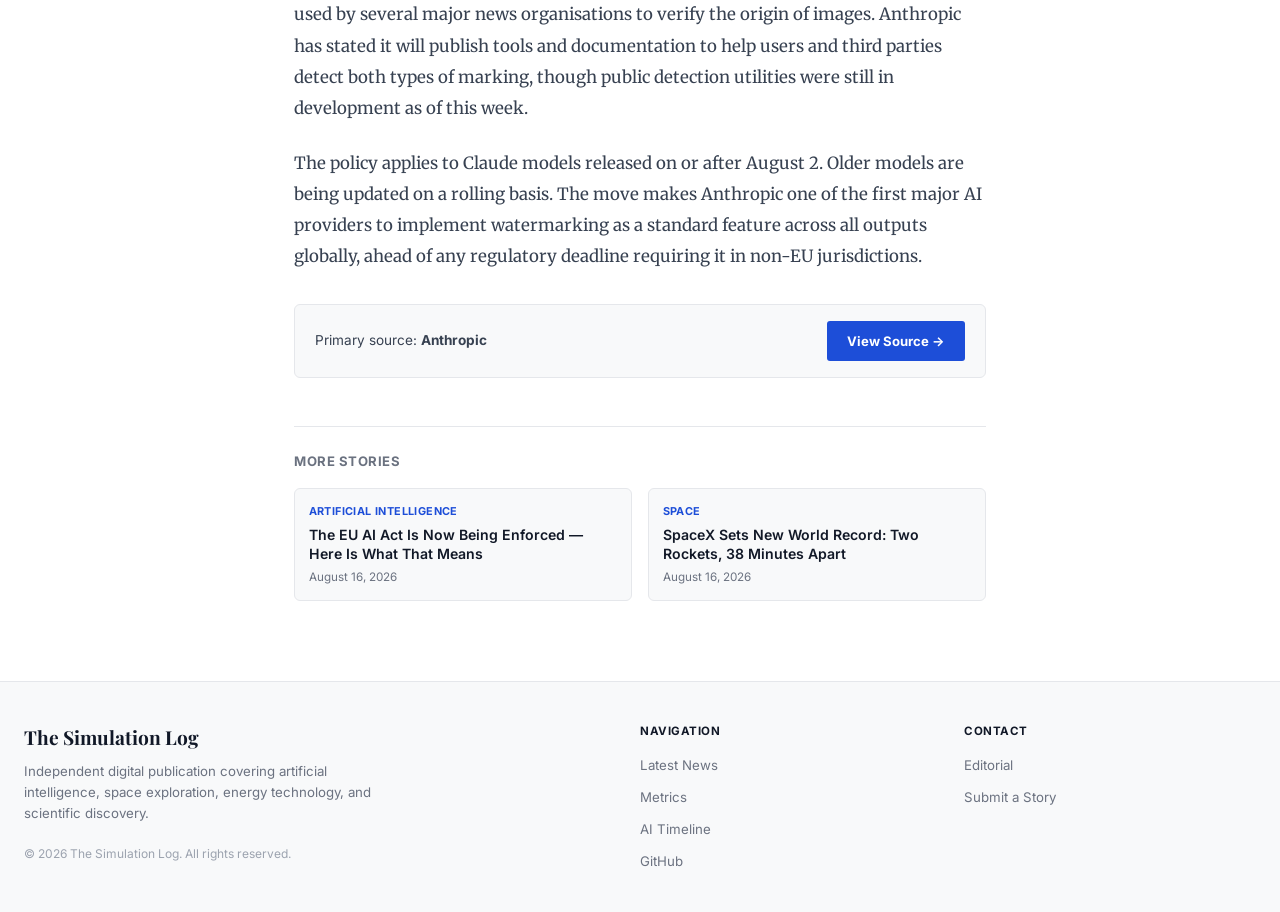
<file: posts/anthropic-claude-watermarking-ai-text/index.html>
<!DOCTYPE html>
<html lang="en" data-theme="light">
<head>
    <meta charset="UTF-8">
    <meta name="viewport" content="width=device-width, initial-scale=1.0">

    <title>Anthropic Watermarks All Claude Outputs — Invisibly, Globally — The Simulation Log</title>
    <meta name="description" content="Anthropic began watermarking all Claude-generated text on August 2, 2026, using invisible statistical biases in word selection that persist through copying and editing. The policy is global and applies to all Claude platforms.">
    <link rel="canonical" href="https://thesimulationlog.com/posts/anthropic-claude-watermarking-ai-text/">

    <!-- Open Graph / Social -->
    <meta property="og:type"        content="article">
    <meta property="og:title"       content="Anthropic Watermarks All Claude Outputs — Invisibly, Globally — The Simulation Log">
    <meta property="og:description" content="Anthropic began watermarking all Claude-generated text on August 2, 2026, using invisible statistical biases in word selection that persist through copying and editing. The policy is global and applies to all Claude platforms.">
    <meta property="og:url"         content="https://thesimulationlog.com/posts/anthropic-claude-watermarking-ai-text/">
    <meta property="og:site_name"   content="The Simulation Log">
    <meta name="twitter:card"       content="summary_large_image">
    <meta name="twitter:title"      content="Anthropic Watermarks All Claude Outputs — Invisibly, Globally">
    <meta name="twitter:description" content="Anthropic began watermarking all Claude-generated text on August 2, 2026, using invisible statistical biases in word selection that persist through copying and editing. The policy is global and applies to all Claude platforms.">

    <!-- Fonts -->
    <link rel="preconnect" href="https://fonts.googleapis.com">
    <link rel="preconnect" href="https://fonts.gstatic.com" crossorigin>
    <link href="https://fonts.googleapis.com/css2?family=Inter:wght@400;500;600;700&family=Merriweather:ital,wght@0,400;0,700;1,400&family=Playfair+Display:wght@700;800&family=Fira+Code:wght@400;500&display=swap" rel="stylesheet">

    <link rel="stylesheet" href="/style.css">
    <script src="/js/nav.js"></script>
</head>
<body>

<!-- Nav injected here -->
<div id="nav-mount"></div>

<!-- Article -->
<div class="post-wrap">

    <a href="/" class="back-link">&#8592; Latest News</a>

    <span class="post-category cat-pill ai">Artificial Intelligence</span>

    <h1 class="post-headline">Anthropic Watermarks All Claude Outputs — Invisibly, Globally</h1>
    <p class="post-subtitle">Every text response from Claude now carries a hidden statistical signature designed to survive copying and editing. The policy went live on August 2 in response to the EU AI Act, but applies worldwide.</p>

    <div class="post-byline">
        <span>By <span class="post-author">Editorial Team</span></span>
        <span>August 16, 2026 &nbsp;&middot;&nbsp; 4 min read</span>
        <div><span style="font-size:.7rem;font-weight:600;padding:.15rem .45rem;border-radius:3px;background:var(--bg-2);color:var(--ink-3);border:1px solid var(--border);margin-left:.3rem;">#AI</span><span style="font-size:.7rem;font-weight:600;padding:.15rem .45rem;border-radius:3px;background:var(--bg-2);color:var(--ink-3);border:1px solid var(--border);margin-left:.3rem;">#Anthropic</span><span style="font-size:.7rem;font-weight:600;padding:.15rem .45rem;border-radius:3px;background:var(--bg-2);color:var(--ink-3);border:1px solid var(--border);margin-left:.3rem;">#Claude</span><span style="font-size:.7rem;font-weight:600;padding:.15rem .45rem;border-radius:3px;background:var(--bg-2);color:var(--ink-3);border:1px solid var(--border);margin-left:.3rem;">#Watermarking</span><span style="font-size:.7rem;font-weight:600;padding:.15rem .45rem;border-radius:3px;background:var(--bg-2);color:var(--ink-3);border:1px solid var(--border);margin-left:.3rem;">#EU AI Act</span><span style="font-size:.7rem;font-weight:600;padding:.15rem .45rem;border-radius:3px;background:var(--bg-2);color:var(--ink-3);border:1px solid var(--border);margin-left:.3rem;">#C2PA</span></div>
    </div>

    <div class="post-body">
        <p>Starting August 2, 2026, every piece of text generated by a Claude model carries an invisible watermark. Anthropic activated the feature to comply with the EU AI Act's transparency requirements, but chose to apply it globally — across the Claude API, claude.ai, Claude Code, and all other Claude-powered surfaces — rather than restricting it to European users.</p>
<p>The watermark is not a visible label, a hidden character, or a metadata field. Instead, it works by introducing a subtle statistical bias into the model's word-selection process during generation — a technique similar to Google DeepMind's SynthID-Text system. The resulting text reads identically to an unwatermarked response, but its word-choice distribution carries a detectable pattern. Because the bias is woven into the text itself rather than appended to it, the watermark survives copying, pasting, and light editing.</p>
<h2>What It Can and Cannot Survive</h2>
<p>Anthropic has been candid about the system's limitations. Heavy rewriting, translation into another language, or significant paraphrasing can degrade or eliminate the detectable signal. The watermark is therefore most reliable for detecting unmodified or lightly altered AI-generated content — the kind that appears in academic submissions, news aggregators, or social media posts where the original text is reproduced largely intact.</p>
<blockquote>Watermarking does not solve AI-generated misinformation. It makes a specific class of unmodified AI output detectable. That is a meaningful but narrow capability.</blockquote>
<h2>Image and File Provenance via C2PA</h2>
<p>For image and supported file outputs, Anthropic has adopted a different approach. Files generated by Claude now include digitally signed provenance metadata following the C2PA (Coalition for Content Provenance and Authenticity) standard. Unlike the statistical text watermark, C2PA metadata is cryptographically signed and tied to the specific model version that produced the file. It can be read by any software that supports the open standard, including Adobe Photoshop, and is already used by several major news organisations to verify the origin of images. Anthropic has stated it will publish tools and documentation to help users and third parties detect both types of marking, though public detection utilities were still in development as of this week.</p>
<p>The policy applies to Claude models released on or after August 2. Older models are being updated on a rolling basis. The move makes Anthropic one of the first major AI providers to implement watermarking as a standard feature across all outputs globally, ahead of any regulatory deadline requiring it in non-EU jurisdictions.</p>

    </div>

    <div class="post-source">  <span>Primary source: <strong>Anthropic</strong></span>  <a href="https://www.anthropic.com" target="_blank" rel="noopener" class="read-btn">  View Source &rarr;</a></div>

    <div class="related-section">
        <div class="related-title">More Stories</div>
        <div class="related-grid" id="related-grid">
            <a href="/posts/eu-ai-act-enforcement-august-2026/" class="related-card">  <span class="related-card-cat" style="color:var(--blue);">Artificial Intelligence</span>  <span class="related-card-title">The EU AI Act Is Now Being Enforced — Here Is What That Means</span>  <span class="related-card-date">August 16, 2026</span></a><a href="/posts/spacex-38-minute-dual-launch-record/" class="related-card">  <span class="related-card-cat" style="color:var(--blue);">Space</span>  <span class="related-card-title">SpaceX Sets New World Record: Two Rockets, 38 Minutes Apart</span>  <span class="related-card-date">August 16, 2026</span></a>
        </div>
    </div>

</div>

<!-- Footer injected here -->
<div id="footer-mount"></div>

</body>
</html>
</file>
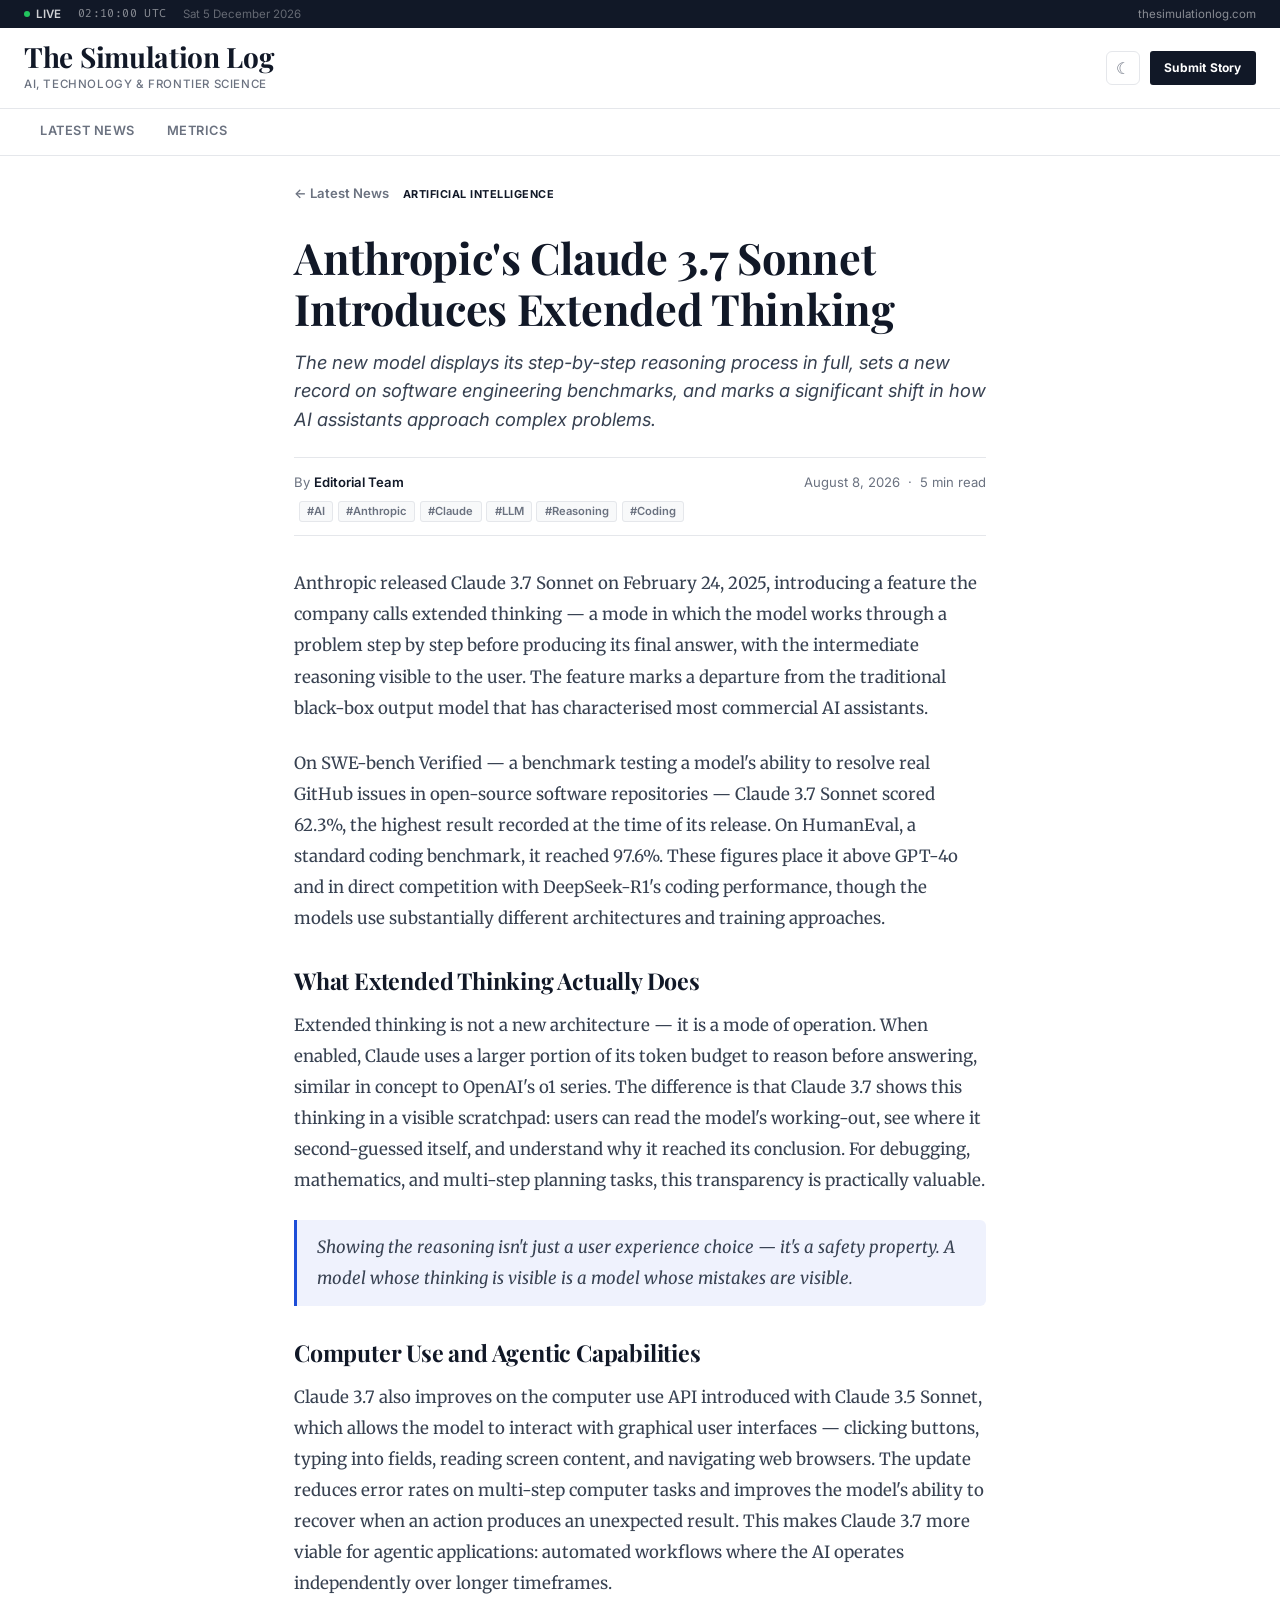
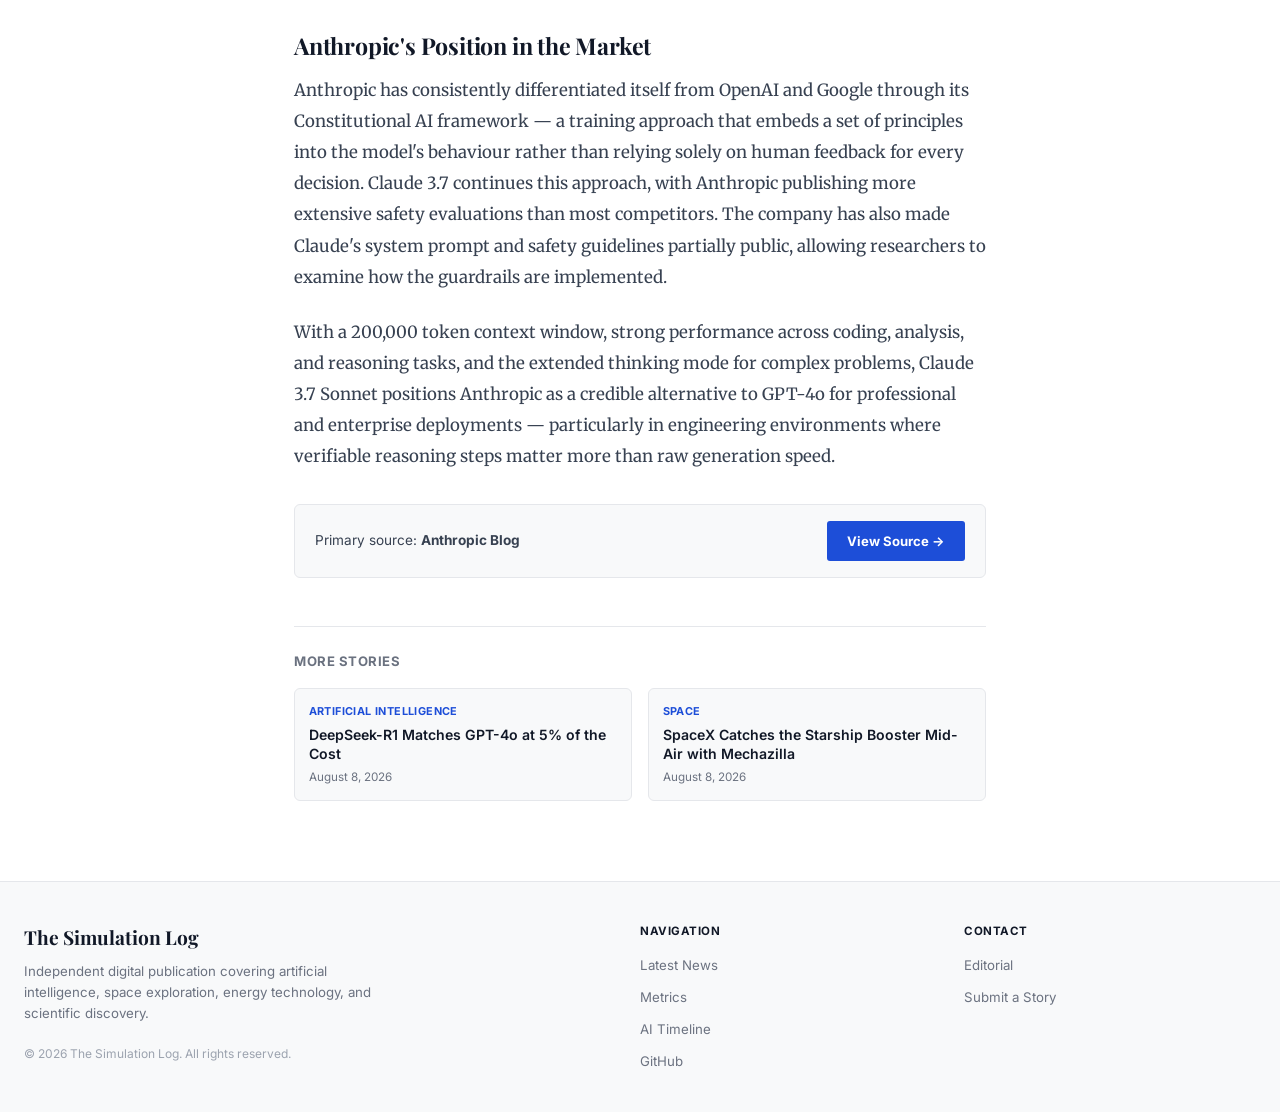
<file: posts/claude-3-7-extended-thinking/index.html>
<!DOCTYPE html>
<html lang="en" data-theme="light">
<head>
    <meta charset="UTF-8">
    <meta name="viewport" content="width=device-width, initial-scale=1.0">

    <title>Anthropic's Claude 3.7 Sonnet Introduces Extended Thinking — The Simulation Log</title>
    <meta name="description" content="Claude 3.7 Sonnet, released February 24, 2025, introduces extended thinking — a visible chain-of-thought reasoning mode that achieves 62.3% on SWE-bench Verified and 97.6% on HumanEval, making it Anthropic's most capable model to date.">
    <link rel="canonical" href="https://thesimulationlog.com/posts/claude-3-7-extended-thinking/">

    <!-- Open Graph / Social -->
    <meta property="og:type"        content="article">
    <meta property="og:title"       content="Anthropic's Claude 3.7 Sonnet Introduces Extended Thinking — The Simulation Log">
    <meta property="og:description" content="Claude 3.7 Sonnet, released February 24, 2025, introduces extended thinking — a visible chain-of-thought reasoning mode that achieves 62.3% on SWE-bench Verified and 97.6% on HumanEval, making it Anthropic's most capable model to date.">
    <meta property="og:url"         content="https://thesimulationlog.com/posts/claude-3-7-extended-thinking/">
    <meta property="og:site_name"   content="The Simulation Log">
    <meta name="twitter:card"       content="summary_large_image">
    <meta name="twitter:title"      content="Anthropic's Claude 3.7 Sonnet Introduces Extended Thinking">
    <meta name="twitter:description" content="Claude 3.7 Sonnet, released February 24, 2025, introduces extended thinking — a visible chain-of-thought reasoning mode that achieves 62.3% on SWE-bench Verified and 97.6% on HumanEval, making it Anthropic's most capable model to date.">

    <!-- Fonts -->
    <link rel="preconnect" href="https://fonts.googleapis.com">
    <link rel="preconnect" href="https://fonts.gstatic.com" crossorigin>
    <link href="https://fonts.googleapis.com/css2?family=Inter:wght@400;500;600;700&family=Merriweather:ital,wght@0,400;0,700;1,400&family=Playfair+Display:wght@700;800&family=Fira+Code:wght@400;500&display=swap" rel="stylesheet">

    <link rel="stylesheet" href="/style.css">
    <script src="/js/nav.js"></script>
</head>
<body>

<!-- Nav injected here -->
<div id="nav-mount"></div>

<!-- Article -->
<div class="post-wrap">

    <a href="/" class="back-link">&#8592; Latest News</a>

    <span class="post-category cat-pill ai">Artificial Intelligence</span>

    <h1 class="post-headline">Anthropic's Claude 3.7 Sonnet Introduces Extended Thinking</h1>
    <p class="post-subtitle">The new model displays its step-by-step reasoning process in full, sets a new record on software engineering benchmarks, and marks a significant shift in how AI assistants approach complex problems.</p>

    <div class="post-byline">
        <span>By <span class="post-author">Editorial Team</span></span>
        <span>August 8, 2026 &nbsp;&middot;&nbsp; 5 min read</span>
        <div><span style="font-size:.7rem;font-weight:600;padding:.15rem .45rem;border-radius:3px;background:var(--bg-2);color:var(--ink-3);border:1px solid var(--border);margin-left:.3rem;">#AI</span><span style="font-size:.7rem;font-weight:600;padding:.15rem .45rem;border-radius:3px;background:var(--bg-2);color:var(--ink-3);border:1px solid var(--border);margin-left:.3rem;">#Anthropic</span><span style="font-size:.7rem;font-weight:600;padding:.15rem .45rem;border-radius:3px;background:var(--bg-2);color:var(--ink-3);border:1px solid var(--border);margin-left:.3rem;">#Claude</span><span style="font-size:.7rem;font-weight:600;padding:.15rem .45rem;border-radius:3px;background:var(--bg-2);color:var(--ink-3);border:1px solid var(--border);margin-left:.3rem;">#LLM</span><span style="font-size:.7rem;font-weight:600;padding:.15rem .45rem;border-radius:3px;background:var(--bg-2);color:var(--ink-3);border:1px solid var(--border);margin-left:.3rem;">#Reasoning</span><span style="font-size:.7rem;font-weight:600;padding:.15rem .45rem;border-radius:3px;background:var(--bg-2);color:var(--ink-3);border:1px solid var(--border);margin-left:.3rem;">#Coding</span></div>
    </div>

    <div class="post-body">
        <p>Anthropic released Claude 3.7 Sonnet on February 24, 2025, introducing a feature the company calls extended thinking — a mode in which the model works through a problem step by step before producing its final answer, with the intermediate reasoning visible to the user. The feature marks a departure from the traditional black-box output model that has characterised most commercial AI assistants.</p>
<p>On SWE-bench Verified — a benchmark testing a model's ability to resolve real GitHub issues in open-source software repositories — Claude 3.7 Sonnet scored 62.3%, the highest result recorded at the time of its release. On HumanEval, a standard coding benchmark, it reached 97.6%. These figures place it above GPT-4o and in direct competition with DeepSeek-R1's coding performance, though the models use substantially different architectures and training approaches.</p>
<h2>What Extended Thinking Actually Does</h2>
<p>Extended thinking is not a new architecture — it is a mode of operation. When enabled, Claude uses a larger portion of its token budget to reason before answering, similar in concept to OpenAI's o1 series. The difference is that Claude 3.7 shows this thinking in a visible scratchpad: users can read the model's working-out, see where it second-guessed itself, and understand why it reached its conclusion. For debugging, mathematics, and multi-step planning tasks, this transparency is practically valuable.</p>
<blockquote>Showing the reasoning isn't just a user experience choice — it's a safety property. A model whose thinking is visible is a model whose mistakes are visible.</blockquote>
<h2>Computer Use and Agentic Capabilities</h2>
<p>Claude 3.7 also improves on the computer use API introduced with Claude 3.5 Sonnet, which allows the model to interact with graphical user interfaces — clicking buttons, typing into fields, reading screen content, and navigating web browsers. The update reduces error rates on multi-step computer tasks and improves the model's ability to recover when an action produces an unexpected result. This makes Claude 3.7 more viable for agentic applications: automated workflows where the AI operates independently over longer timeframes.</p>
<h2>Anthropic's Position in the Market</h2>
<p>Anthropic has consistently differentiated itself from OpenAI and Google through its Constitutional AI framework — a training approach that embeds a set of principles into the model's behaviour rather than relying solely on human feedback for every decision. Claude 3.7 continues this approach, with Anthropic publishing more extensive safety evaluations than most competitors. The company has also made Claude's system prompt and safety guidelines partially public, allowing researchers to examine how the guardrails are implemented.</p>
<p>With a 200,000 token context window, strong performance across coding, analysis, and reasoning tasks, and the extended thinking mode for complex problems, Claude 3.7 Sonnet positions Anthropic as a credible alternative to GPT-4o for professional and enterprise deployments — particularly in engineering environments where verifiable reasoning steps matter more than raw generation speed.</p>

    </div>

    <div class="post-source">  <span>Primary source: <strong>Anthropic Blog</strong></span>  <a href="https://www.anthropic.com/news/claude-3-7-sonnet" target="_blank" rel="noopener" class="read-btn">  View Source &rarr;</a></div>

    <div class="related-section">
        <div class="related-title">More Stories</div>
        <div class="related-grid" id="related-grid">
            <a href="/posts/deepseek-r1-open-weights-reasoning/" class="related-card">  <span class="related-card-cat" style="color:var(--blue);">Artificial Intelligence</span>  <span class="related-card-title">DeepSeek-R1 Matches GPT-4o at 5% of the Cost</span>  <span class="related-card-date">August 8, 2026</span></a><a href="/posts/spacex-mechazilla-catches-starship-booster/" class="related-card">  <span class="related-card-cat" style="color:var(--blue);">Space</span>  <span class="related-card-title">SpaceX Catches the Starship Booster Mid-Air with Mechazilla</span>  <span class="related-card-date">August 8, 2026</span></a>
        </div>
    </div>

</div>

<!-- Footer injected here -->
<div id="footer-mount"></div>

</body>
</html>
</file>
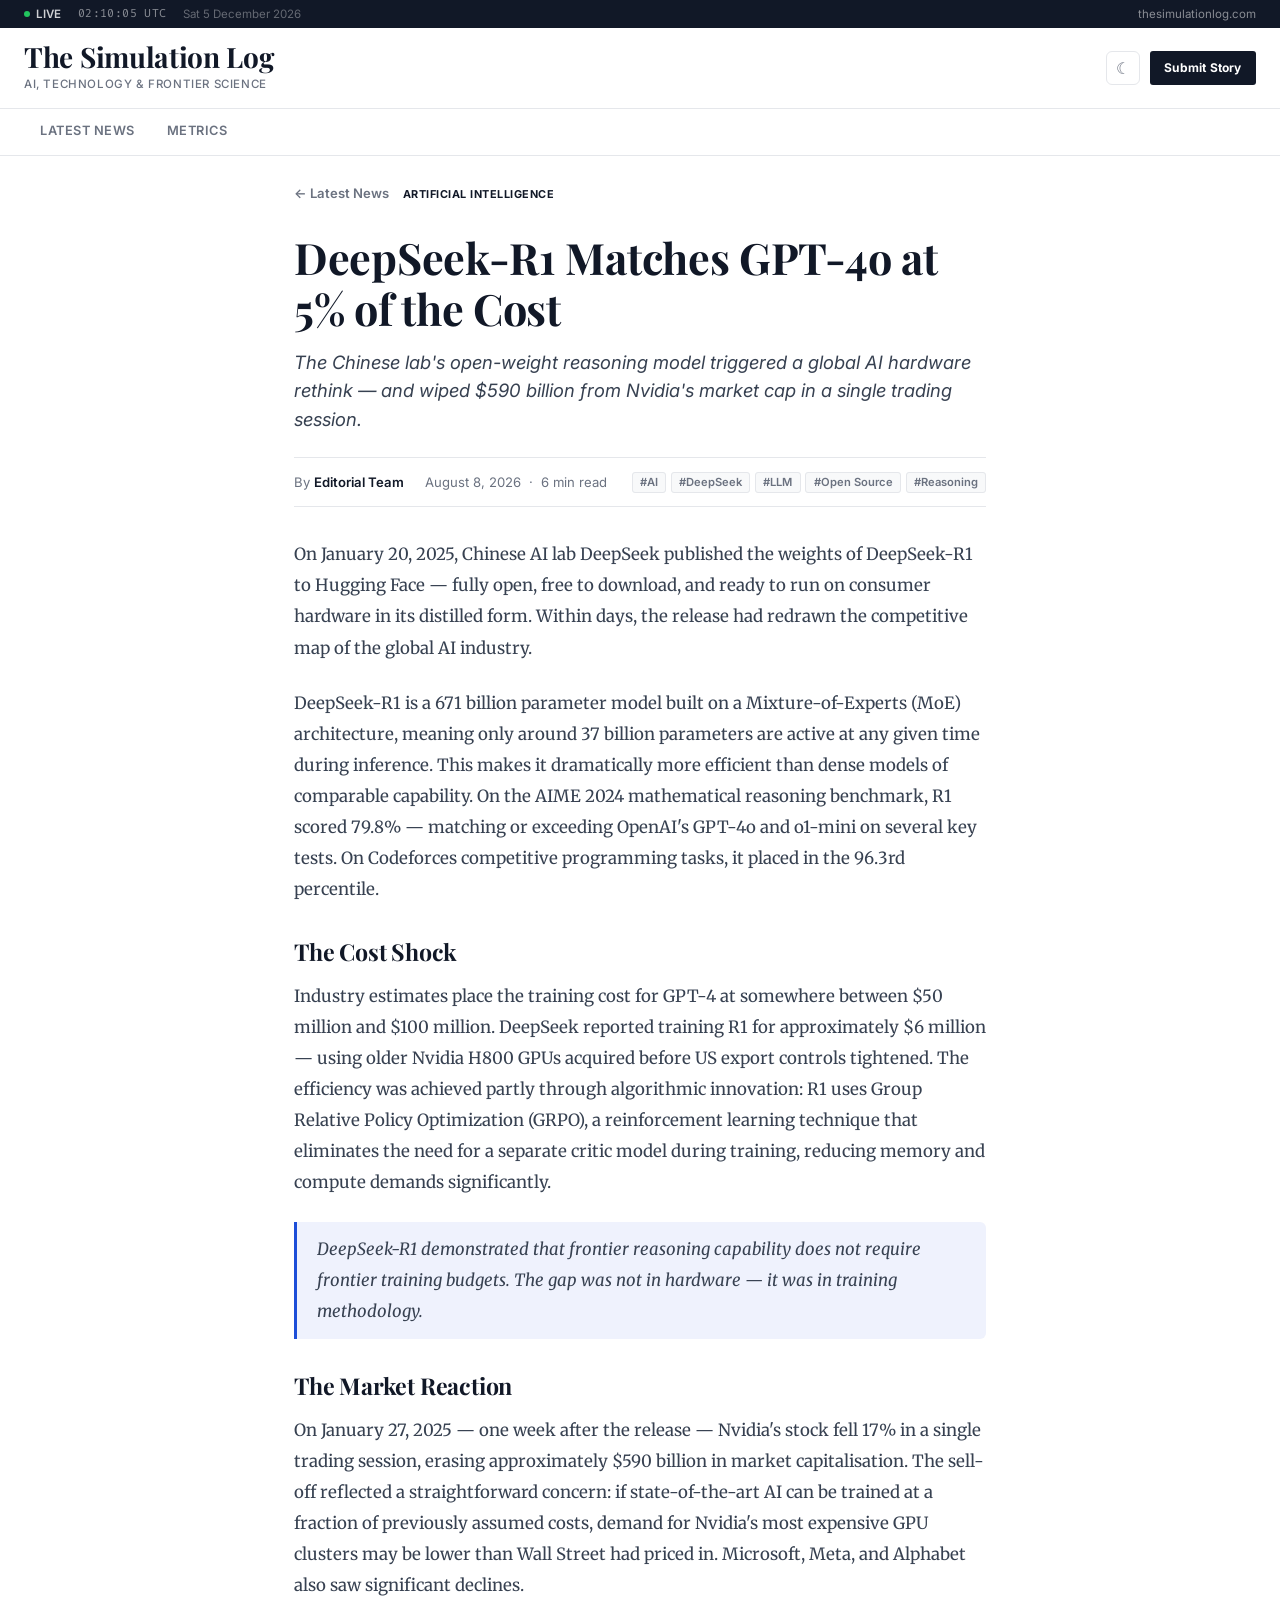
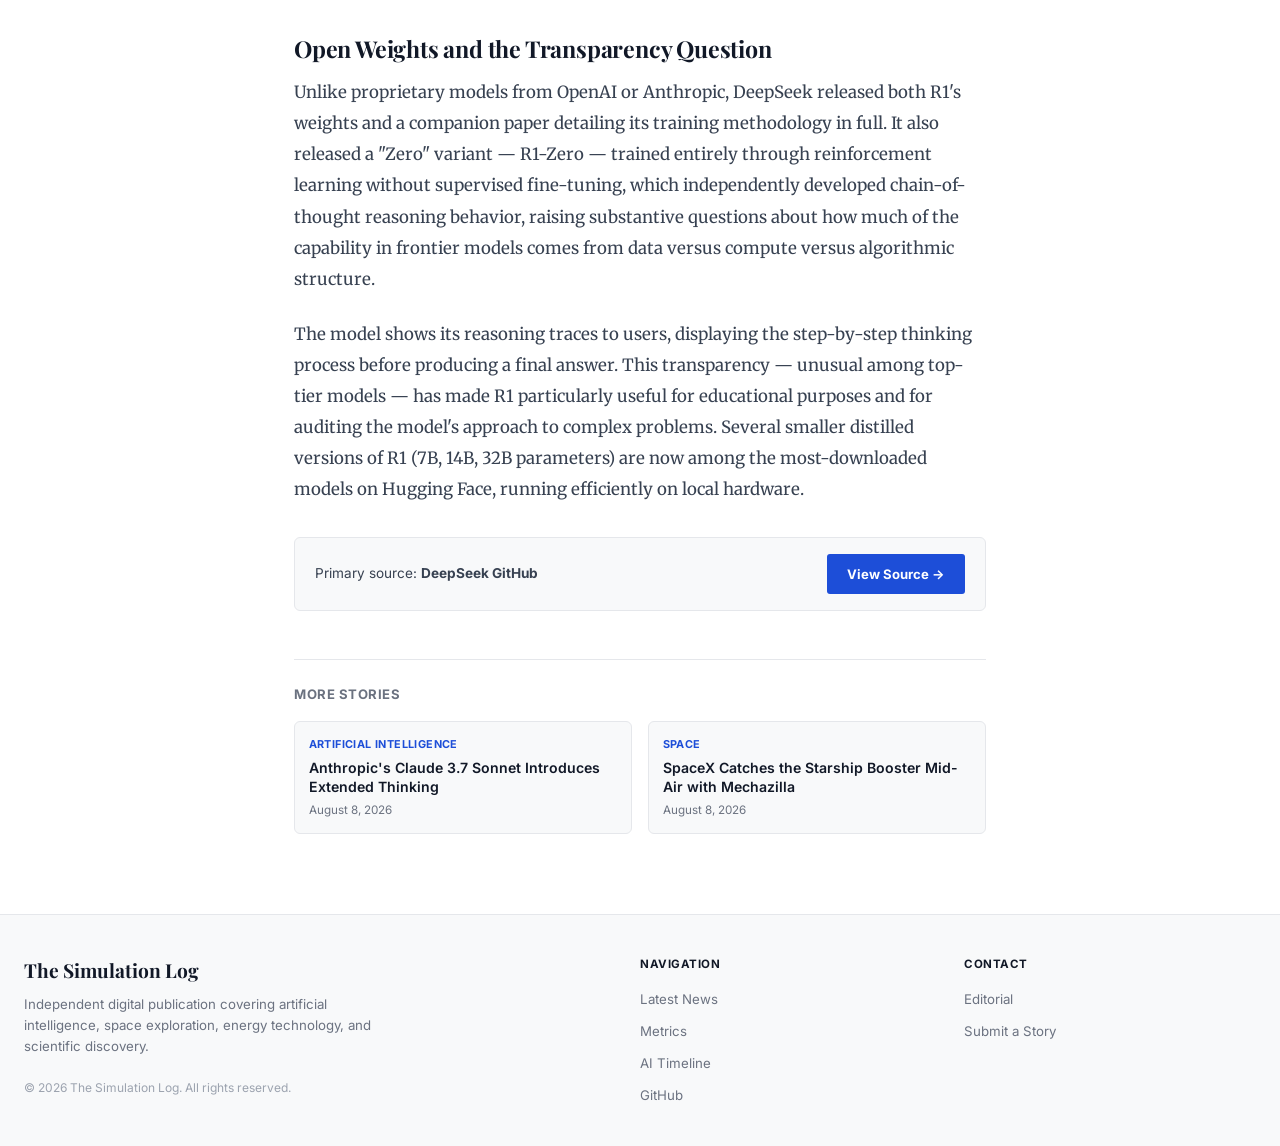
<file: posts/deepseek-r1-open-weights-reasoning/index.html>
<!DOCTYPE html>
<html lang="en" data-theme="light">
<head>
    <meta charset="UTF-8">
    <meta name="viewport" content="width=device-width, initial-scale=1.0">

    <title>DeepSeek-R1 Matches GPT-4o at 5% of the Cost — The Simulation Log</title>
    <meta name="description" content="DeepSeek-R1 is a 671 billion parameter open-weight reasoning model that matches GPT-4o on major benchmarks while costing a fraction to train — upending assumptions about AI development costs.">
    <link rel="canonical" href="https://thesimulationlog.com/posts/deepseek-r1-open-weights-reasoning/">

    <!-- Open Graph / Social -->
    <meta property="og:type"        content="article">
    <meta property="og:title"       content="DeepSeek-R1 Matches GPT-4o at 5% of the Cost — The Simulation Log">
    <meta property="og:description" content="DeepSeek-R1 is a 671 billion parameter open-weight reasoning model that matches GPT-4o on major benchmarks while costing a fraction to train — upending assumptions about AI development costs.">
    <meta property="og:url"         content="https://thesimulationlog.com/posts/deepseek-r1-open-weights-reasoning/">
    <meta property="og:site_name"   content="The Simulation Log">
    <meta name="twitter:card"       content="summary_large_image">
    <meta name="twitter:title"      content="DeepSeek-R1 Matches GPT-4o at 5% of the Cost">
    <meta name="twitter:description" content="DeepSeek-R1 is a 671 billion parameter open-weight reasoning model that matches GPT-4o on major benchmarks while costing a fraction to train — upending assumptions about AI development costs.">

    <!-- Fonts -->
    <link rel="preconnect" href="https://fonts.googleapis.com">
    <link rel="preconnect" href="https://fonts.gstatic.com" crossorigin>
    <link href="https://fonts.googleapis.com/css2?family=Inter:wght@400;500;600;700&family=Merriweather:ital,wght@0,400;0,700;1,400&family=Playfair+Display:wght@700;800&family=Fira+Code:wght@400;500&display=swap" rel="stylesheet">

    <link rel="stylesheet" href="/style.css">
    <script src="/js/nav.js"></script>
</head>
<body>

<!-- Nav injected here -->
<div id="nav-mount"></div>

<!-- Article -->
<div class="post-wrap">

    <a href="/" class="back-link">&#8592; Latest News</a>

    <span class="post-category cat-pill ai">Artificial Intelligence</span>

    <h1 class="post-headline">DeepSeek-R1 Matches GPT-4o at 5% of the Cost</h1>
    <p class="post-subtitle">The Chinese lab's open-weight reasoning model triggered a global AI hardware rethink — and wiped $590 billion from Nvidia's market cap in a single trading session.</p>

    <div class="post-byline">
        <span>By <span class="post-author">Editorial Team</span></span>
        <span>August 8, 2026 &nbsp;&middot;&nbsp; 6 min read</span>
        <div><span style="font-size:.7rem;font-weight:600;padding:.15rem .45rem;border-radius:3px;background:var(--bg-2);color:var(--ink-3);border:1px solid var(--border);margin-left:.3rem;">#AI</span><span style="font-size:.7rem;font-weight:600;padding:.15rem .45rem;border-radius:3px;background:var(--bg-2);color:var(--ink-3);border:1px solid var(--border);margin-left:.3rem;">#DeepSeek</span><span style="font-size:.7rem;font-weight:600;padding:.15rem .45rem;border-radius:3px;background:var(--bg-2);color:var(--ink-3);border:1px solid var(--border);margin-left:.3rem;">#LLM</span><span style="font-size:.7rem;font-weight:600;padding:.15rem .45rem;border-radius:3px;background:var(--bg-2);color:var(--ink-3);border:1px solid var(--border);margin-left:.3rem;">#Open Source</span><span style="font-size:.7rem;font-weight:600;padding:.15rem .45rem;border-radius:3px;background:var(--bg-2);color:var(--ink-3);border:1px solid var(--border);margin-left:.3rem;">#Reasoning</span></div>
    </div>

    <div class="post-body">
        <p>On January 20, 2025, Chinese AI lab DeepSeek published the weights of DeepSeek-R1 to Hugging Face — fully open, free to download, and ready to run on consumer hardware in its distilled form. Within days, the release had redrawn the competitive map of the global AI industry.</p>
<p>DeepSeek-R1 is a 671 billion parameter model built on a Mixture-of-Experts (MoE) architecture, meaning only around 37 billion parameters are active at any given time during inference. This makes it dramatically more efficient than dense models of comparable capability. On the AIME 2024 mathematical reasoning benchmark, R1 scored 79.8% — matching or exceeding OpenAI's GPT-4o and o1-mini on several key tests. On Codeforces competitive programming tasks, it placed in the 96.3rd percentile.</p>
<h2>The Cost Shock</h2>
<p>Industry estimates place the training cost for GPT-4 at somewhere between $50 million and $100 million. DeepSeek reported training R1 for approximately $6 million — using older Nvidia H800 GPUs acquired before US export controls tightened. The efficiency was achieved partly through algorithmic innovation: R1 uses Group Relative Policy Optimization (GRPO), a reinforcement learning technique that eliminates the need for a separate critic model during training, reducing memory and compute demands significantly.</p>
<blockquote>DeepSeek-R1 demonstrated that frontier reasoning capability does not require frontier training budgets. The gap was not in hardware — it was in training methodology.</blockquote>
<h2>The Market Reaction</h2>
<p>On January 27, 2025 — one week after the release — Nvidia's stock fell 17% in a single trading session, erasing approximately $590 billion in market capitalisation. The sell-off reflected a straightforward concern: if state-of-the-art AI can be trained at a fraction of previously assumed costs, demand for Nvidia's most expensive GPU clusters may be lower than Wall Street had priced in. Microsoft, Meta, and Alphabet also saw significant declines.</p>
<h2>Open Weights and the Transparency Question</h2>
<p>Unlike proprietary models from OpenAI or Anthropic, DeepSeek released both R1's weights and a companion paper detailing its training methodology in full. It also released a "Zero" variant — R1-Zero — trained entirely through reinforcement learning without supervised fine-tuning, which independently developed chain-of-thought reasoning behavior, raising substantive questions about how much of the capability in frontier models comes from data versus compute versus algorithmic structure.</p>
<p>The model shows its reasoning traces to users, displaying the step-by-step thinking process before producing a final answer. This transparency — unusual among top-tier models — has made R1 particularly useful for educational purposes and for auditing the model's approach to complex problems. Several smaller distilled versions of R1 (7B, 14B, 32B parameters) are now among the most-downloaded models on Hugging Face, running efficiently on local hardware.</p>

    </div>

    <div class="post-source">  <span>Primary source: <strong>DeepSeek GitHub</strong></span>  <a href="https://github.com/deepseek-ai/DeepSeek-R1" target="_blank" rel="noopener" class="read-btn">  View Source &rarr;</a></div>

    <div class="related-section">
        <div class="related-title">More Stories</div>
        <div class="related-grid" id="related-grid">
            <a href="/posts/claude-3-7-extended-thinking/" class="related-card">  <span class="related-card-cat" style="color:var(--blue);">Artificial Intelligence</span>  <span class="related-card-title">Anthropic's Claude 3.7 Sonnet Introduces Extended Thinking</span>  <span class="related-card-date">August 8, 2026</span></a><a href="/posts/spacex-mechazilla-catches-starship-booster/" class="related-card">  <span class="related-card-cat" style="color:var(--blue);">Space</span>  <span class="related-card-title">SpaceX Catches the Starship Booster Mid-Air with Mechazilla</span>  <span class="related-card-date">August 8, 2026</span></a>
        </div>
    </div>

</div>

<!-- Footer injected here -->
<div id="footer-mount"></div>

</body>
</html>
</file>
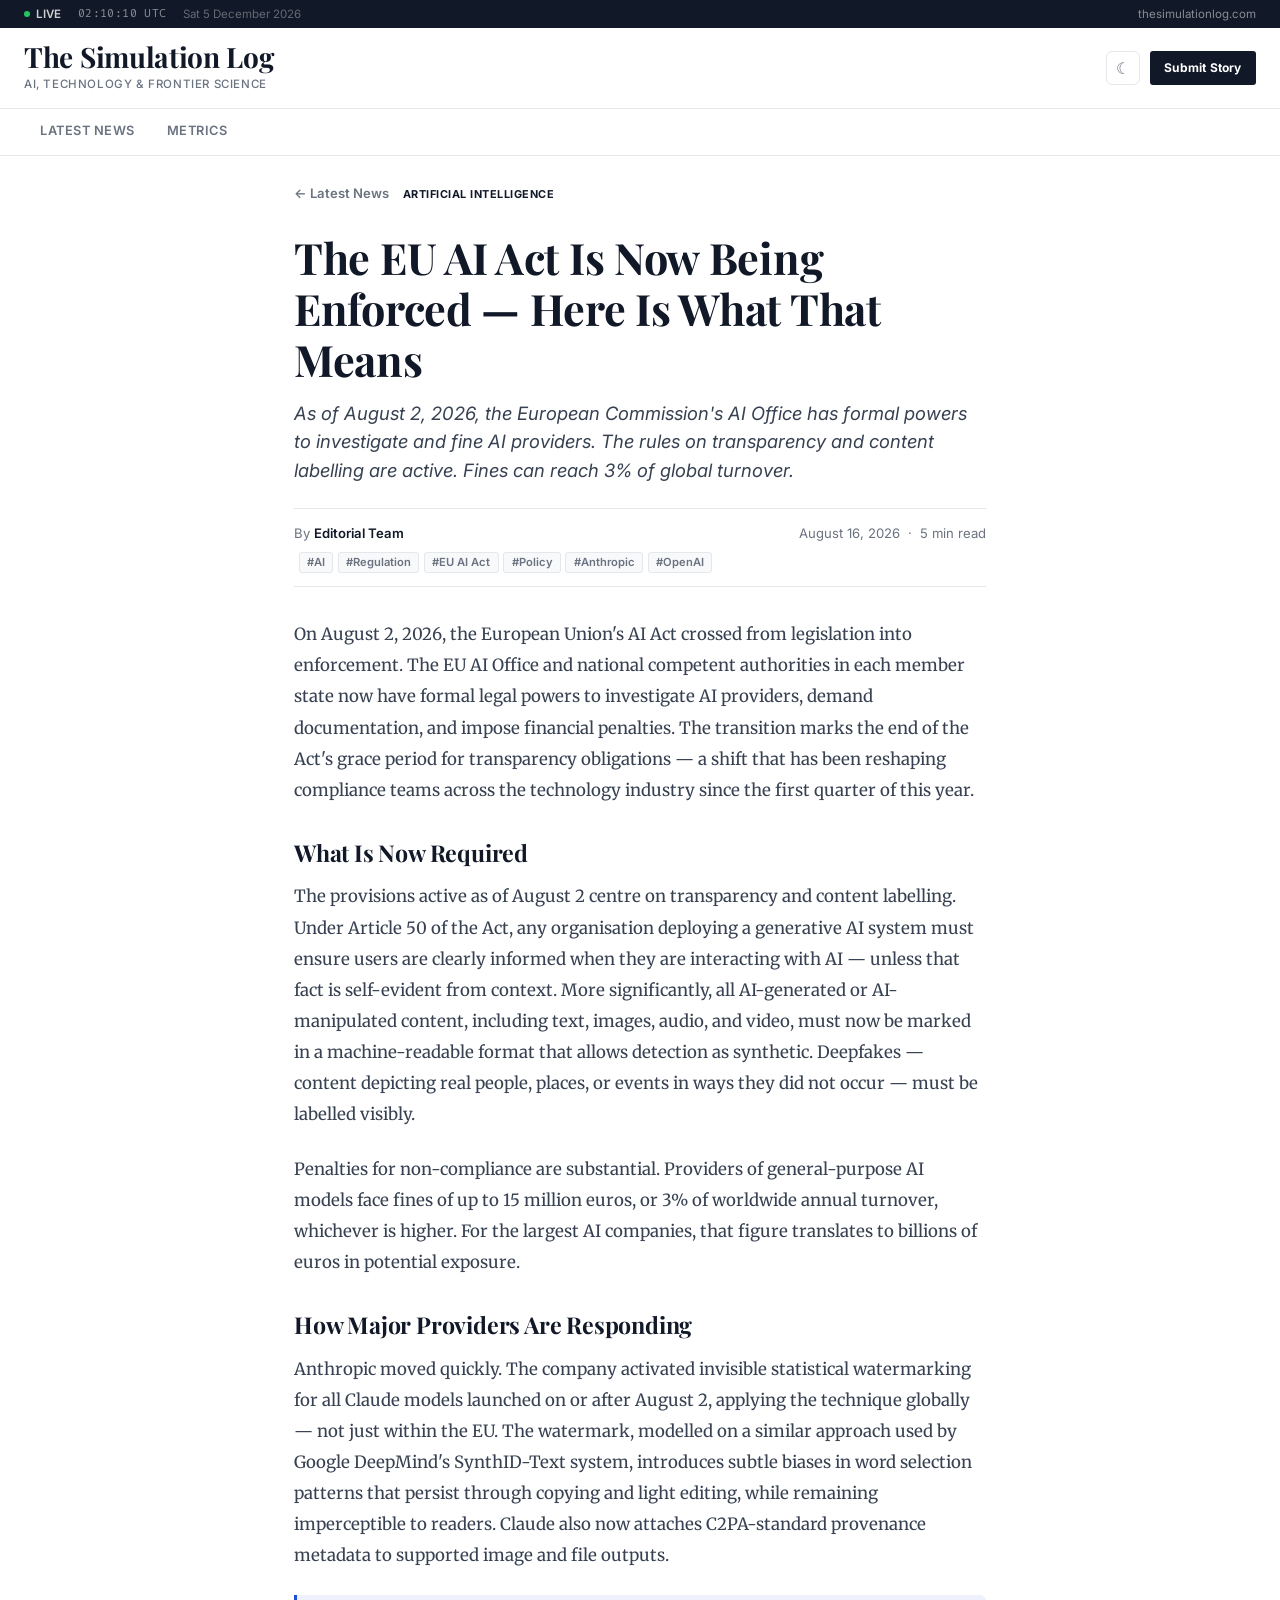
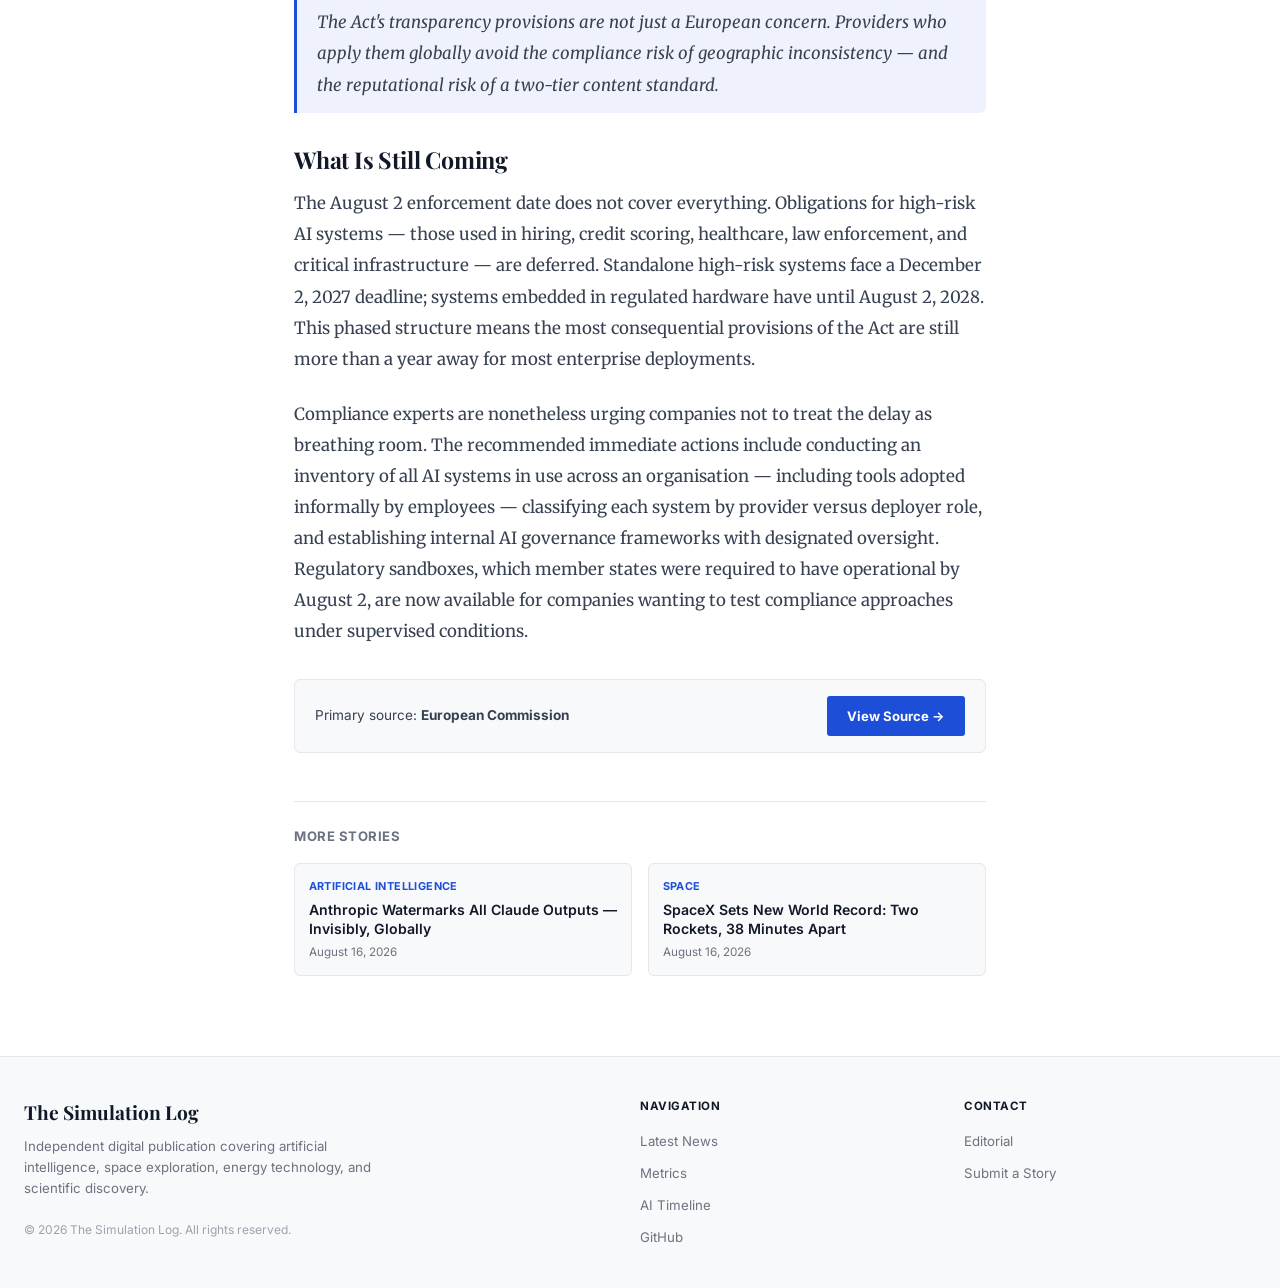
<file: posts/eu-ai-act-enforcement-august-2026/index.html>
<!DOCTYPE html>
<html lang="en" data-theme="light">
<head>
    <meta charset="UTF-8">
    <meta name="viewport" content="width=device-width, initial-scale=1.0">

    <title>The EU AI Act Is Now Being Enforced — Here Is What That Means — The Simulation Log</title>
    <meta name="description" content="The EU AI Act entered active enforcement on August 2, 2026. Transparency obligations are now live, fines can reach 15 million euros or 3% of global revenue, and generative AI providers must label synthetic content in machine-readable formats.">
    <link rel="canonical" href="https://thesimulationlog.com/posts/eu-ai-act-enforcement-august-2026/">

    <!-- Open Graph / Social -->
    <meta property="og:type"        content="article">
    <meta property="og:title"       content="The EU AI Act Is Now Being Enforced — Here Is What That Means — The Simulation Log">
    <meta property="og:description" content="The EU AI Act entered active enforcement on August 2, 2026. Transparency obligations are now live, fines can reach 15 million euros or 3% of global revenue, and generative AI providers must label synthetic content in machine-readable formats.">
    <meta property="og:url"         content="https://thesimulationlog.com/posts/eu-ai-act-enforcement-august-2026/">
    <meta property="og:site_name"   content="The Simulation Log">
    <meta name="twitter:card"       content="summary_large_image">
    <meta name="twitter:title"      content="The EU AI Act Is Now Being Enforced — Here Is What That Means">
    <meta name="twitter:description" content="The EU AI Act entered active enforcement on August 2, 2026. Transparency obligations are now live, fines can reach 15 million euros or 3% of global revenue, and generative AI providers must label synthetic content in machine-readable formats.">

    <!-- Fonts -->
    <link rel="preconnect" href="https://fonts.googleapis.com">
    <link rel="preconnect" href="https://fonts.gstatic.com" crossorigin>
    <link href="https://fonts.googleapis.com/css2?family=Inter:wght@400;500;600;700&family=Merriweather:ital,wght@0,400;0,700;1,400&family=Playfair+Display:wght@700;800&family=Fira+Code:wght@400;500&display=swap" rel="stylesheet">

    <link rel="stylesheet" href="/style.css">
    <script src="/js/nav.js"></script>
</head>
<body>

<!-- Nav injected here -->
<div id="nav-mount"></div>

<!-- Article -->
<div class="post-wrap">

    <a href="/" class="back-link">&#8592; Latest News</a>

    <span class="post-category cat-pill ai">Artificial Intelligence</span>

    <h1 class="post-headline">The EU AI Act Is Now Being Enforced — Here Is What That Means</h1>
    <p class="post-subtitle">As of August 2, 2026, the European Commission's AI Office has formal powers to investigate and fine AI providers. The rules on transparency and content labelling are active. Fines can reach 3% of global turnover.</p>

    <div class="post-byline">
        <span>By <span class="post-author">Editorial Team</span></span>
        <span>August 16, 2026 &nbsp;&middot;&nbsp; 5 min read</span>
        <div><span style="font-size:.7rem;font-weight:600;padding:.15rem .45rem;border-radius:3px;background:var(--bg-2);color:var(--ink-3);border:1px solid var(--border);margin-left:.3rem;">#AI</span><span style="font-size:.7rem;font-weight:600;padding:.15rem .45rem;border-radius:3px;background:var(--bg-2);color:var(--ink-3);border:1px solid var(--border);margin-left:.3rem;">#Regulation</span><span style="font-size:.7rem;font-weight:600;padding:.15rem .45rem;border-radius:3px;background:var(--bg-2);color:var(--ink-3);border:1px solid var(--border);margin-left:.3rem;">#EU AI Act</span><span style="font-size:.7rem;font-weight:600;padding:.15rem .45rem;border-radius:3px;background:var(--bg-2);color:var(--ink-3);border:1px solid var(--border);margin-left:.3rem;">#Policy</span><span style="font-size:.7rem;font-weight:600;padding:.15rem .45rem;border-radius:3px;background:var(--bg-2);color:var(--ink-3);border:1px solid var(--border);margin-left:.3rem;">#Anthropic</span><span style="font-size:.7rem;font-weight:600;padding:.15rem .45rem;border-radius:3px;background:var(--bg-2);color:var(--ink-3);border:1px solid var(--border);margin-left:.3rem;">#OpenAI</span></div>
    </div>

    <div class="post-body">
        <p>On August 2, 2026, the European Union's AI Act crossed from legislation into enforcement. The EU AI Office and national competent authorities in each member state now have formal legal powers to investigate AI providers, demand documentation, and impose financial penalties. The transition marks the end of the Act's grace period for transparency obligations — a shift that has been reshaping compliance teams across the technology industry since the first quarter of this year.</p>
<h2>What Is Now Required</h2>
<p>The provisions active as of August 2 centre on transparency and content labelling. Under Article 50 of the Act, any organisation deploying a generative AI system must ensure users are clearly informed when they are interacting with AI — unless that fact is self-evident from context. More significantly, all AI-generated or AI-manipulated content, including text, images, audio, and video, must now be marked in a machine-readable format that allows detection as synthetic. Deepfakes — content depicting real people, places, or events in ways they did not occur — must be labelled visibly.</p>
<p>Penalties for non-compliance are substantial. Providers of general-purpose AI models face fines of up to 15 million euros, or 3% of worldwide annual turnover, whichever is higher. For the largest AI companies, that figure translates to billions of euros in potential exposure.</p>
<h2>How Major Providers Are Responding</h2>
<p>Anthropic moved quickly. The company activated invisible statistical watermarking for all Claude models launched on or after August 2, applying the technique globally — not just within the EU. The watermark, modelled on a similar approach used by Google DeepMind's SynthID-Text system, introduces subtle biases in word selection patterns that persist through copying and light editing, while remaining imperceptible to readers. Claude also now attaches C2PA-standard provenance metadata to supported image and file outputs.</p>
<blockquote>The Act's transparency provisions are not just a European concern. Providers who apply them globally avoid the compliance risk of geographic inconsistency — and the reputational risk of a two-tier content standard.</blockquote>
<h2>What Is Still Coming</h2>
<p>The August 2 enforcement date does not cover everything. Obligations for high-risk AI systems — those used in hiring, credit scoring, healthcare, law enforcement, and critical infrastructure — are deferred. Standalone high-risk systems face a December 2, 2027 deadline; systems embedded in regulated hardware have until August 2, 2028. This phased structure means the most consequential provisions of the Act are still more than a year away for most enterprise deployments.</p>
<p>Compliance experts are nonetheless urging companies not to treat the delay as breathing room. The recommended immediate actions include conducting an inventory of all AI systems in use across an organisation — including tools adopted informally by employees — classifying each system by provider versus deployer role, and establishing internal AI governance frameworks with designated oversight. Regulatory sandboxes, which member states were required to have operational by August 2, are now available for companies wanting to test compliance approaches under supervised conditions.</p>

    </div>

    <div class="post-source">  <span>Primary source: <strong>European Commission</strong></span>  <a href="https://www.europa.eu" target="_blank" rel="noopener" class="read-btn">  View Source &rarr;</a></div>

    <div class="related-section">
        <div class="related-title">More Stories</div>
        <div class="related-grid" id="related-grid">
            <a href="/posts/anthropic-claude-watermarking-ai-text/" class="related-card">  <span class="related-card-cat" style="color:var(--blue);">Artificial Intelligence</span>  <span class="related-card-title">Anthropic Watermarks All Claude Outputs — Invisibly, Globally</span>  <span class="related-card-date">August 16, 2026</span></a><a href="/posts/spacex-38-minute-dual-launch-record/" class="related-card">  <span class="related-card-cat" style="color:var(--blue);">Space</span>  <span class="related-card-title">SpaceX Sets New World Record: Two Rockets, 38 Minutes Apart</span>  <span class="related-card-date">August 16, 2026</span></a>
        </div>
    </div>

</div>

<!-- Footer injected here -->
<div id="footer-mount"></div>

</body>
</html>
</file>
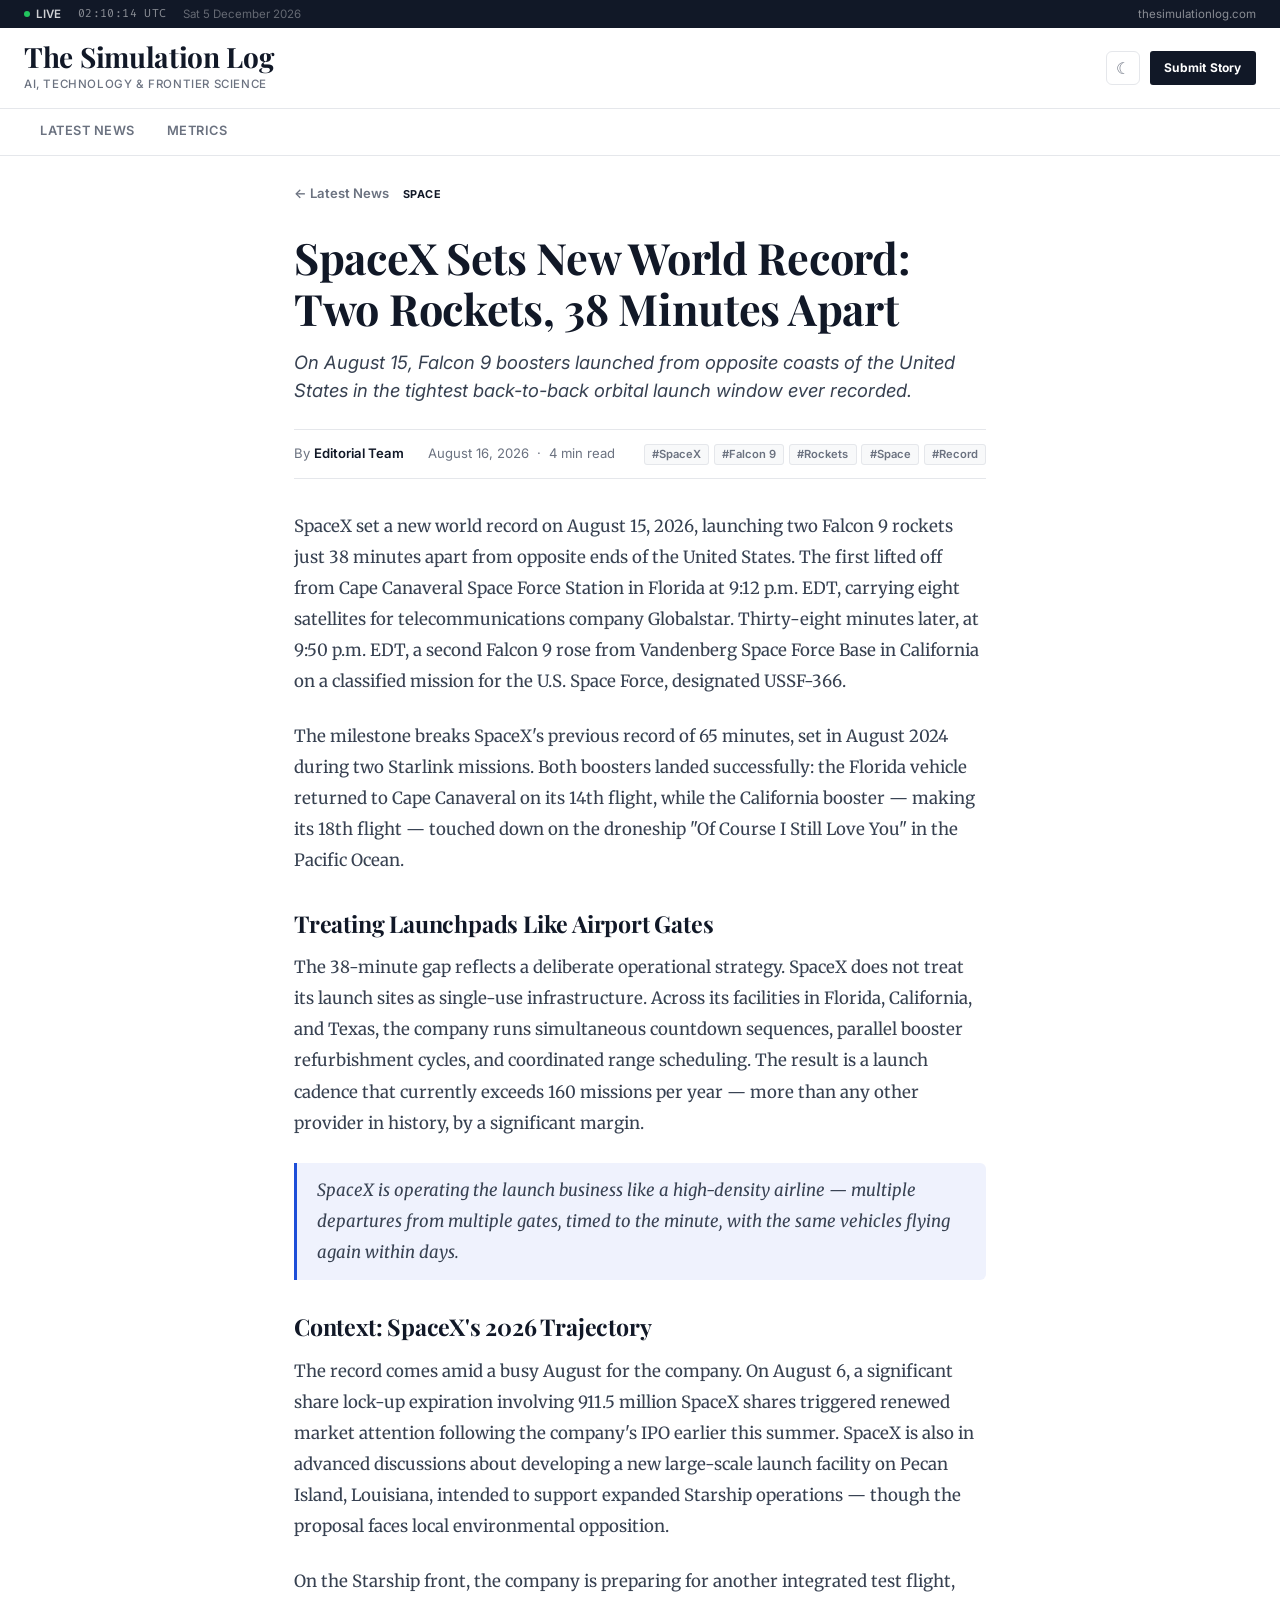
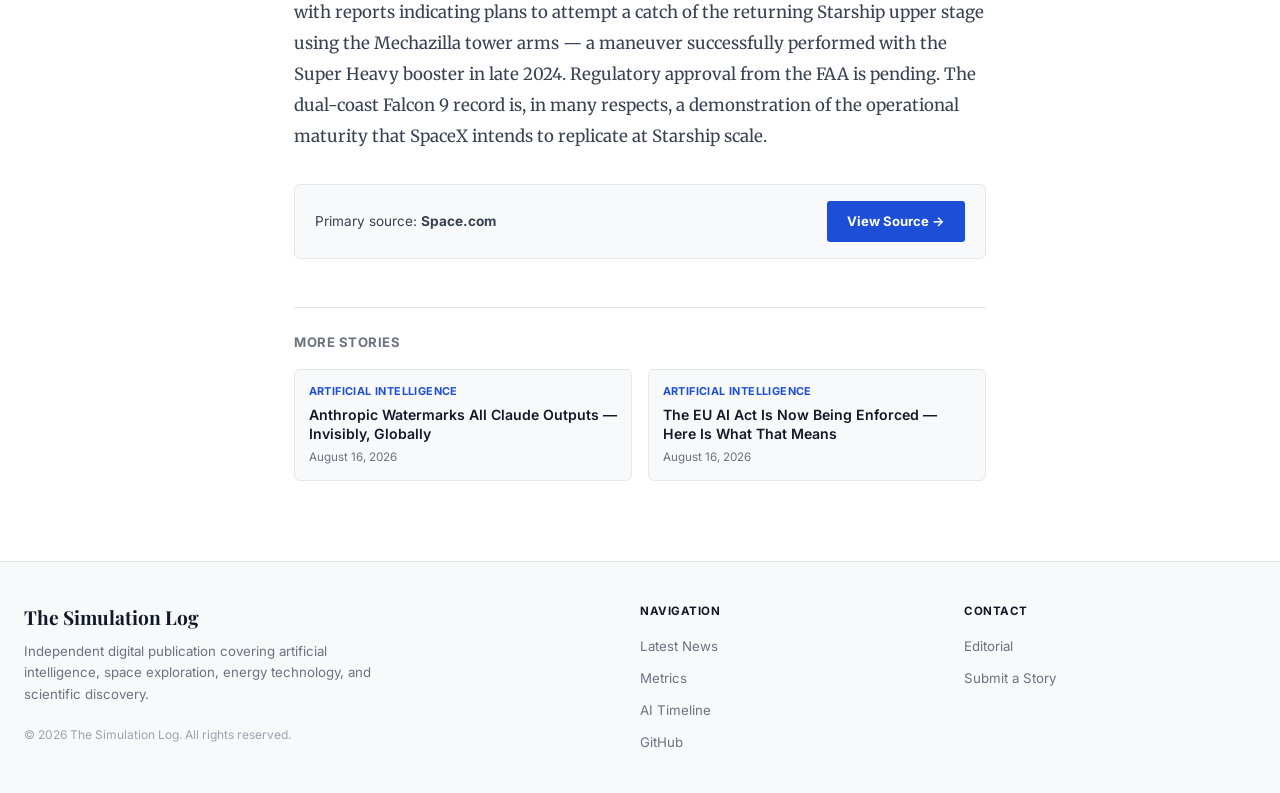
<file: posts/spacex-38-minute-dual-launch-record/index.html>
<!DOCTYPE html>
<html lang="en" data-theme="light">
<head>
    <meta charset="UTF-8">
    <meta name="viewport" content="width=device-width, initial-scale=1.0">

    <title>SpaceX Sets New World Record: Two Rockets, 38 Minutes Apart — The Simulation Log</title>
    <meta name="description" content="SpaceX launched two Falcon 9 rockets just 38 minutes apart on August 15, 2026 — one from Cape Canaveral, one from Vandenberg — setting a new world record for the shortest interval between two orbital launches.">
    <link rel="canonical" href="https://thesimulationlog.com/posts/spacex-38-minute-dual-launch-record/">

    <!-- Open Graph / Social -->
    <meta property="og:type"        content="article">
    <meta property="og:title"       content="SpaceX Sets New World Record: Two Rockets, 38 Minutes Apart — The Simulation Log">
    <meta property="og:description" content="SpaceX launched two Falcon 9 rockets just 38 minutes apart on August 15, 2026 — one from Cape Canaveral, one from Vandenberg — setting a new world record for the shortest interval between two orbital launches.">
    <meta property="og:url"         content="https://thesimulationlog.com/posts/spacex-38-minute-dual-launch-record/">
    <meta property="og:site_name"   content="The Simulation Log">
    <meta name="twitter:card"       content="summary_large_image">
    <meta name="twitter:title"      content="SpaceX Sets New World Record: Two Rockets, 38 Minutes Apart">
    <meta name="twitter:description" content="SpaceX launched two Falcon 9 rockets just 38 minutes apart on August 15, 2026 — one from Cape Canaveral, one from Vandenberg — setting a new world record for the shortest interval between two orbital launches.">

    <!-- Fonts -->
    <link rel="preconnect" href="https://fonts.googleapis.com">
    <link rel="preconnect" href="https://fonts.gstatic.com" crossorigin>
    <link href="https://fonts.googleapis.com/css2?family=Inter:wght@400;500;600;700&family=Merriweather:ital,wght@0,400;0,700;1,400&family=Playfair+Display:wght@700;800&family=Fira+Code:wght@400;500&display=swap" rel="stylesheet">

    <link rel="stylesheet" href="/style.css">
    <script src="/js/nav.js"></script>
</head>
<body>

<!-- Nav injected here -->
<div id="nav-mount"></div>

<!-- Article -->
<div class="post-wrap">

    <a href="/" class="back-link">&#8592; Latest News</a>

    <span class="post-category cat-pill space">Space</span>

    <h1 class="post-headline">SpaceX Sets New World Record: Two Rockets, 38 Minutes Apart</h1>
    <p class="post-subtitle">On August 15, Falcon 9 boosters launched from opposite coasts of the United States in the tightest back-to-back orbital launch window ever recorded.</p>

    <div class="post-byline">
        <span>By <span class="post-author">Editorial Team</span></span>
        <span>August 16, 2026 &nbsp;&middot;&nbsp; 4 min read</span>
        <div><span style="font-size:.7rem;font-weight:600;padding:.15rem .45rem;border-radius:3px;background:var(--bg-2);color:var(--ink-3);border:1px solid var(--border);margin-left:.3rem;">#SpaceX</span><span style="font-size:.7rem;font-weight:600;padding:.15rem .45rem;border-radius:3px;background:var(--bg-2);color:var(--ink-3);border:1px solid var(--border);margin-left:.3rem;">#Falcon 9</span><span style="font-size:.7rem;font-weight:600;padding:.15rem .45rem;border-radius:3px;background:var(--bg-2);color:var(--ink-3);border:1px solid var(--border);margin-left:.3rem;">#Rockets</span><span style="font-size:.7rem;font-weight:600;padding:.15rem .45rem;border-radius:3px;background:var(--bg-2);color:var(--ink-3);border:1px solid var(--border);margin-left:.3rem;">#Space</span><span style="font-size:.7rem;font-weight:600;padding:.15rem .45rem;border-radius:3px;background:var(--bg-2);color:var(--ink-3);border:1px solid var(--border);margin-left:.3rem;">#Record</span></div>
    </div>

    <div class="post-body">
        <p>SpaceX set a new world record on August 15, 2026, launching two Falcon 9 rockets just 38 minutes apart from opposite ends of the United States. The first lifted off from Cape Canaveral Space Force Station in Florida at 9:12 p.m. EDT, carrying eight satellites for telecommunications company Globalstar. Thirty-eight minutes later, at 9:50 p.m. EDT, a second Falcon 9 rose from Vandenberg Space Force Base in California on a classified mission for the U.S. Space Force, designated USSF-366.</p>
<p>The milestone breaks SpaceX's previous record of 65 minutes, set in August 2024 during two Starlink missions. Both boosters landed successfully: the Florida vehicle returned to Cape Canaveral on its 14th flight, while the California booster — making its 18th flight — touched down on the droneship "Of Course I Still Love You" in the Pacific Ocean.</p>
<h2>Treating Launchpads Like Airport Gates</h2>
<p>The 38-minute gap reflects a deliberate operational strategy. SpaceX does not treat its launch sites as single-use infrastructure. Across its facilities in Florida, California, and Texas, the company runs simultaneous countdown sequences, parallel booster refurbishment cycles, and coordinated range scheduling. The result is a launch cadence that currently exceeds 160 missions per year — more than any other provider in history, by a significant margin.</p>
<blockquote>SpaceX is operating the launch business like a high-density airline — multiple departures from multiple gates, timed to the minute, with the same vehicles flying again within days.</blockquote>
<h2>Context: SpaceX's 2026 Trajectory</h2>
<p>The record comes amid a busy August for the company. On August 6, a significant share lock-up expiration involving 911.5 million SpaceX shares triggered renewed market attention following the company's IPO earlier this summer. SpaceX is also in advanced discussions about developing a new large-scale launch facility on Pecan Island, Louisiana, intended to support expanded Starship operations — though the proposal faces local environmental opposition.</p>
<p>On the Starship front, the company is preparing for another integrated test flight, with reports indicating plans to attempt a catch of the returning Starship upper stage using the Mechazilla tower arms — a maneuver successfully performed with the Super Heavy booster in late 2024. Regulatory approval from the FAA is pending. The dual-coast Falcon 9 record is, in many respects, a demonstration of the operational maturity that SpaceX intends to replicate at Starship scale.</p>

    </div>

    <div class="post-source">  <span>Primary source: <strong>Space.com</strong></span>  <a href="https://www.space.com" target="_blank" rel="noopener" class="read-btn">  View Source &rarr;</a></div>

    <div class="related-section">
        <div class="related-title">More Stories</div>
        <div class="related-grid" id="related-grid">
            <a href="/posts/anthropic-claude-watermarking-ai-text/" class="related-card">  <span class="related-card-cat" style="color:var(--blue);">Artificial Intelligence</span>  <span class="related-card-title">Anthropic Watermarks All Claude Outputs — Invisibly, Globally</span>  <span class="related-card-date">August 16, 2026</span></a><a href="/posts/eu-ai-act-enforcement-august-2026/" class="related-card">  <span class="related-card-cat" style="color:var(--blue);">Artificial Intelligence</span>  <span class="related-card-title">The EU AI Act Is Now Being Enforced — Here Is What That Means</span>  <span class="related-card-date">August 16, 2026</span></a>
        </div>
    </div>

</div>

<!-- Footer injected here -->
<div id="footer-mount"></div>

</body>
</html>
</file>
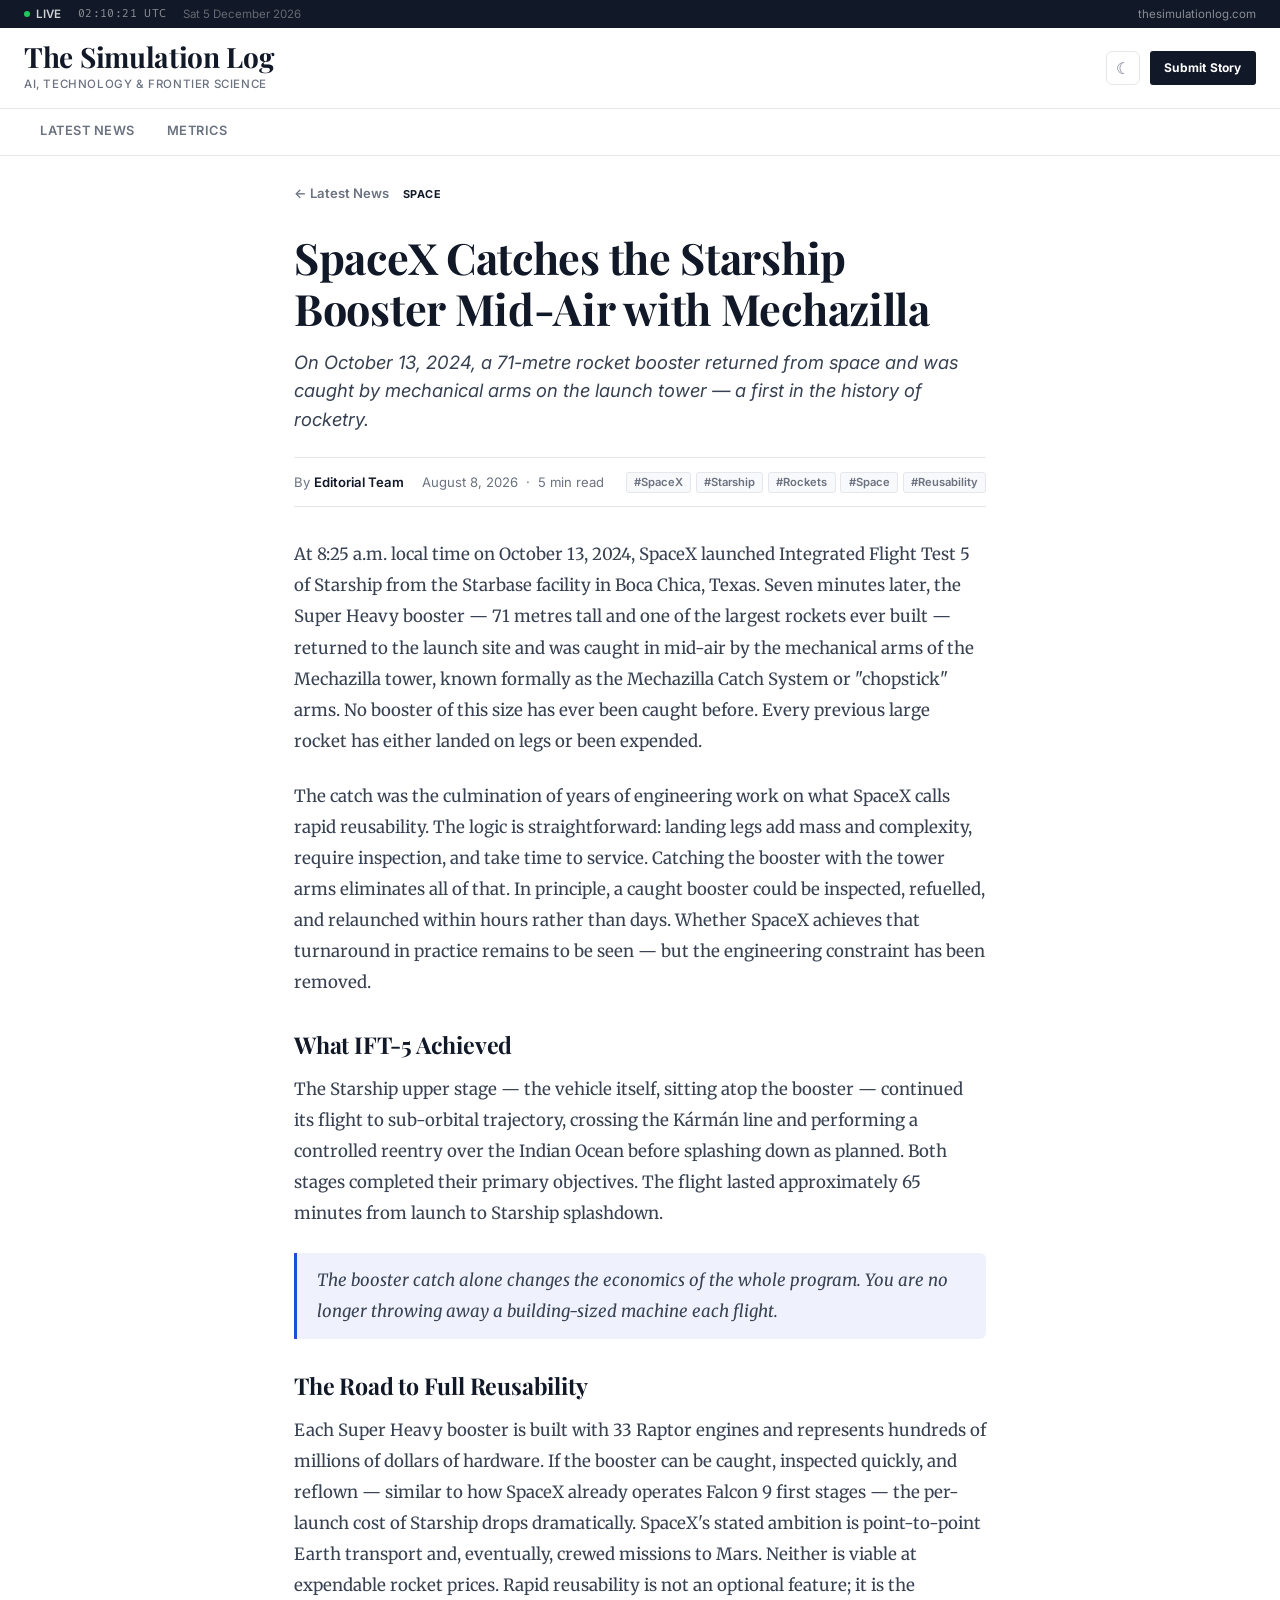
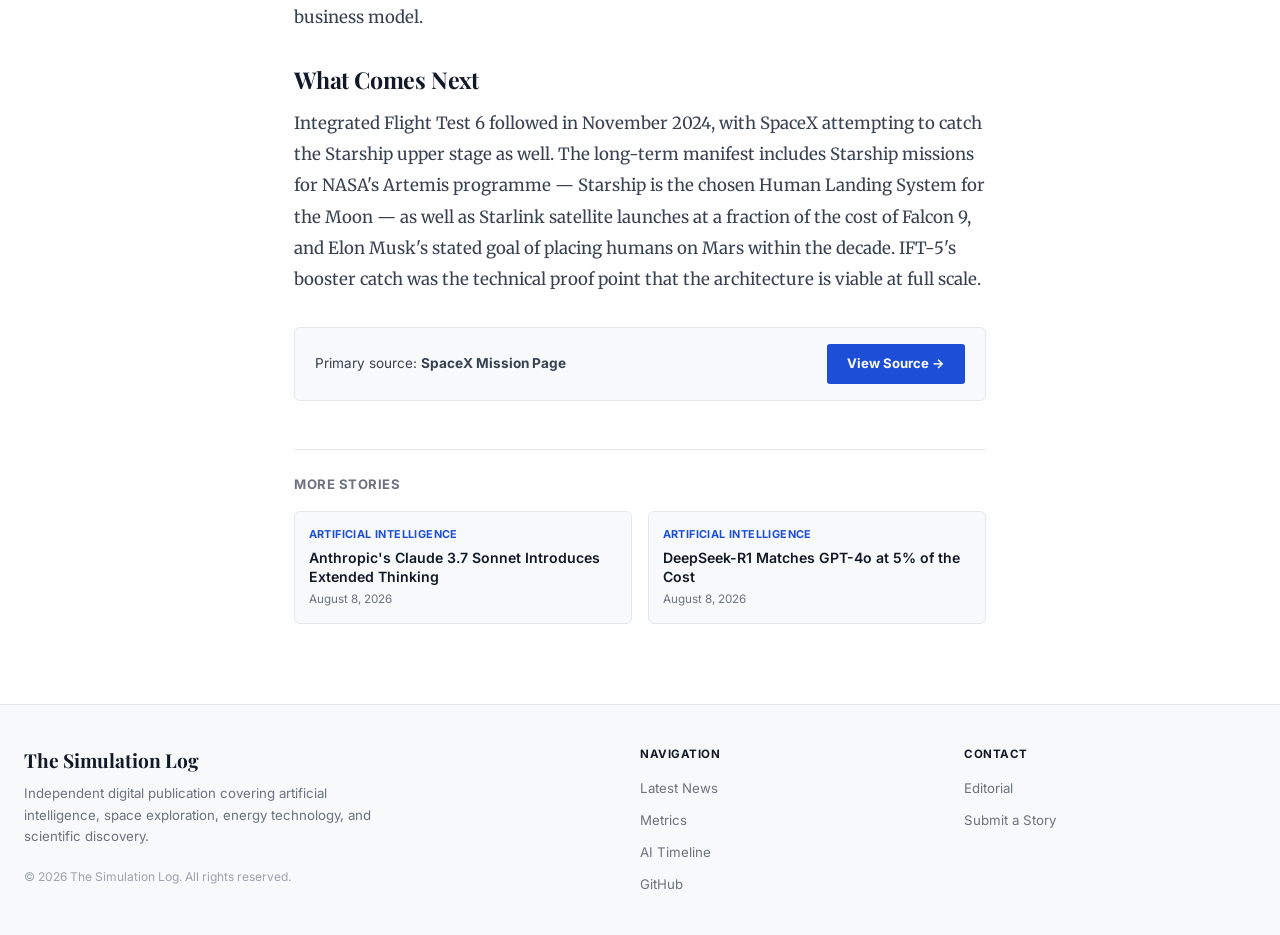
<file: posts/spacex-mechazilla-catches-starship-booster/index.html>
<!DOCTYPE html>
<html lang="en" data-theme="light">
<head>
    <meta charset="UTF-8">
    <meta name="viewport" content="width=device-width, initial-scale=1.0">

    <title>SpaceX Catches the Starship Booster Mid-Air with Mechazilla — The Simulation Log</title>
    <meta name="description" content="SpaceX completed Integrated Flight Test 5 on October 13, 2024, catching the Super Heavy booster with Mechazilla's mechanical arms — the first time a booster of this scale has been caught rather than landed.">
    <link rel="canonical" href="https://thesimulationlog.com/posts/spacex-mechazilla-catches-starship-booster/">

    <!-- Open Graph / Social -->
    <meta property="og:type"        content="article">
    <meta property="og:title"       content="SpaceX Catches the Starship Booster Mid-Air with Mechazilla — The Simulation Log">
    <meta property="og:description" content="SpaceX completed Integrated Flight Test 5 on October 13, 2024, catching the Super Heavy booster with Mechazilla's mechanical arms — the first time a booster of this scale has been caught rather than landed.">
    <meta property="og:url"         content="https://thesimulationlog.com/posts/spacex-mechazilla-catches-starship-booster/">
    <meta property="og:site_name"   content="The Simulation Log">
    <meta name="twitter:card"       content="summary_large_image">
    <meta name="twitter:title"      content="SpaceX Catches the Starship Booster Mid-Air with Mechazilla">
    <meta name="twitter:description" content="SpaceX completed Integrated Flight Test 5 on October 13, 2024, catching the Super Heavy booster with Mechazilla's mechanical arms — the first time a booster of this scale has been caught rather than landed.">

    <!-- Fonts -->
    <link rel="preconnect" href="https://fonts.googleapis.com">
    <link rel="preconnect" href="https://fonts.gstatic.com" crossorigin>
    <link href="https://fonts.googleapis.com/css2?family=Inter:wght@400;500;600;700&family=Merriweather:ital,wght@0,400;0,700;1,400&family=Playfair+Display:wght@700;800&family=Fira+Code:wght@400;500&display=swap" rel="stylesheet">

    <link rel="stylesheet" href="/style.css">
    <script src="/js/nav.js"></script>
</head>
<body>

<!-- Nav injected here -->
<div id="nav-mount"></div>

<!-- Article -->
<div class="post-wrap">

    <a href="/" class="back-link">&#8592; Latest News</a>

    <span class="post-category cat-pill space">Space</span>

    <h1 class="post-headline">SpaceX Catches the Starship Booster Mid-Air with Mechazilla</h1>
    <p class="post-subtitle">On October 13, 2024, a 71-metre rocket booster returned from space and was caught by mechanical arms on the launch tower — a first in the history of rocketry.</p>

    <div class="post-byline">
        <span>By <span class="post-author">Editorial Team</span></span>
        <span>August 8, 2026 &nbsp;&middot;&nbsp; 5 min read</span>
        <div><span style="font-size:.7rem;font-weight:600;padding:.15rem .45rem;border-radius:3px;background:var(--bg-2);color:var(--ink-3);border:1px solid var(--border);margin-left:.3rem;">#SpaceX</span><span style="font-size:.7rem;font-weight:600;padding:.15rem .45rem;border-radius:3px;background:var(--bg-2);color:var(--ink-3);border:1px solid var(--border);margin-left:.3rem;">#Starship</span><span style="font-size:.7rem;font-weight:600;padding:.15rem .45rem;border-radius:3px;background:var(--bg-2);color:var(--ink-3);border:1px solid var(--border);margin-left:.3rem;">#Rockets</span><span style="font-size:.7rem;font-weight:600;padding:.15rem .45rem;border-radius:3px;background:var(--bg-2);color:var(--ink-3);border:1px solid var(--border);margin-left:.3rem;">#Space</span><span style="font-size:.7rem;font-weight:600;padding:.15rem .45rem;border-radius:3px;background:var(--bg-2);color:var(--ink-3);border:1px solid var(--border);margin-left:.3rem;">#Reusability</span></div>
    </div>

    <div class="post-body">
        <p>At 8:25 a.m. local time on October 13, 2024, SpaceX launched Integrated Flight Test 5 of Starship from the Starbase facility in Boca Chica, Texas. Seven minutes later, the Super Heavy booster — 71 metres tall and one of the largest rockets ever built — returned to the launch site and was caught in mid-air by the mechanical arms of the Mechazilla tower, known formally as the Mechazilla Catch System or "chopstick" arms. No booster of this size has ever been caught before. Every previous large rocket has either landed on legs or been expended.</p>
<p>The catch was the culmination of years of engineering work on what SpaceX calls rapid reusability. The logic is straightforward: landing legs add mass and complexity, require inspection, and take time to service. Catching the booster with the tower arms eliminates all of that. In principle, a caught booster could be inspected, refuelled, and relaunched within hours rather than days. Whether SpaceX achieves that turnaround in practice remains to be seen — but the engineering constraint has been removed.</p>
<h2>What IFT-5 Achieved</h2>
<p>The Starship upper stage — the vehicle itself, sitting atop the booster — continued its flight to sub-orbital trajectory, crossing the Kármán line and performing a controlled reentry over the Indian Ocean before splashing down as planned. Both stages completed their primary objectives. The flight lasted approximately 65 minutes from launch to Starship splashdown.</p>
<blockquote>The booster catch alone changes the economics of the whole program. You are no longer throwing away a building-sized machine each flight.</blockquote>
<h2>The Road to Full Reusability</h2>
<p>Each Super Heavy booster is built with 33 Raptor engines and represents hundreds of millions of dollars of hardware. If the booster can be caught, inspected quickly, and reflown — similar to how SpaceX already operates Falcon 9 first stages — the per-launch cost of Starship drops dramatically. SpaceX's stated ambition is point-to-point Earth transport and, eventually, crewed missions to Mars. Neither is viable at expendable rocket prices. Rapid reusability is not an optional feature; it is the business model.</p>
<h2>What Comes Next</h2>
<p>Integrated Flight Test 6 followed in November 2024, with SpaceX attempting to catch the Starship upper stage as well. The long-term manifest includes Starship missions for NASA's Artemis programme — Starship is the chosen Human Landing System for the Moon — as well as Starlink satellite launches at a fraction of the cost of Falcon 9, and Elon Musk's stated goal of placing humans on Mars within the decade. IFT-5's booster catch was the technical proof point that the architecture is viable at full scale.</p>

    </div>

    <div class="post-source">  <span>Primary source: <strong>SpaceX Mission Page</strong></span>  <a href="https://www.spacex.com/launches/mission/?missionId=starship-flight-5" target="_blank" rel="noopener" class="read-btn">  View Source &rarr;</a></div>

    <div class="related-section">
        <div class="related-title">More Stories</div>
        <div class="related-grid" id="related-grid">
            <a href="/posts/claude-3-7-extended-thinking/" class="related-card">  <span class="related-card-cat" style="color:var(--blue);">Artificial Intelligence</span>  <span class="related-card-title">Anthropic's Claude 3.7 Sonnet Introduces Extended Thinking</span>  <span class="related-card-date">August 8, 2026</span></a><a href="/posts/deepseek-r1-open-weights-reasoning/" class="related-card">  <span class="related-card-cat" style="color:var(--blue);">Artificial Intelligence</span>  <span class="related-card-title">DeepSeek-R1 Matches GPT-4o at 5% of the Cost</span>  <span class="related-card-date">August 8, 2026</span></a>
        </div>
    </div>

</div>

<!-- Footer injected here -->
<div id="footer-mount"></div>

</body>
</html>
</file>
<file: style.css>
/* ============================================================
   THE SIMULATION LOG — Shared Design System
   Light theme default · Dark via [data-theme="dark"]
   ============================================================ */

/* --- Tokens --- */
:root {
    --bg:          #ffffff;
    --bg-2:        #f8f9fa;
    --bg-3:        #f1f3f5;
    --border:      #e5e7eb;
    --border-s:    #d1d5db;

    --ink:         #111827;
    --ink-2:       #374151;
    --ink-3:       #6b7280;
    --ink-4:       #9ca3af;
    --ink-inv:     #ffffff;

    --blue:        #1d4ed8;
    --blue-bg:     rgba(29,78,216,.07);
    --red:         #dc2626;
    --red-bg:      rgba(220,38,38,.07);
    --amber:       #d97706;
    --amber-bg:    rgba(217,119,6,.07);
    --green:       #059669;
    --green-bg:    rgba(5,150,105,.07);

    --font-ui:      'Inter', -apple-system, BlinkMacSystemFont, sans-serif;
    --font-display: 'Playfair Display', Georgia, serif;
    --font-body:    'Merriweather', Georgia, serif;
    --font-mono:    'Fira Code', 'Courier New', monospace;

    --r-sm:  3px;
    --r-md:  6px;
    --r-lg: 10px;

    --sh-xs: 0 1px 3px rgba(0,0,0,.07);
    --sh-sm: 0 2px 8px rgba(0,0,0,.08);
    --sh-md: 0 6px 24px rgba(0,0,0,.10);

    --max-w:  1280px;
    --post-w:  740px;
}

[data-theme="dark"] {
    --bg:       #0d1117;
    --bg-2:     #161b22;
    --bg-3:     #1c2128;
    --border:   #30363d;
    --border-s: #3d444d;

    --ink:      #e6edf3;
    --ink-2:    #c9d1d9;
    --ink-3:    #8b949e;
    --ink-4:    #484f58;
    --ink-inv:  #0d1117;

    --blue:     #4f8ef7;
    --blue-bg:  rgba(79,142,247,.10);
    --red:      #f85149;
    --red-bg:   rgba(248,81,73,.10);
    --amber:    #e3b341;
    --amber-bg: rgba(227,179,65,.10);
    --green:    #3fb950;
    --green-bg: rgba(63,185,80,.10);

    --sh-xs: 0 1px 3px rgba(0,0,0,.3);
    --sh-sm: 0 2px 8px rgba(0,0,0,.35);
    --sh-md: 0 6px 24px rgba(0,0,0,.55);
}

/* --- Reset --- */
*, *::before, *::after { box-sizing: border-box; margin: 0; padding: 0; }
html { scroll-behavior: smooth; }
body {
    background: var(--bg);
    color: var(--ink);
    font-family: var(--font-ui);
    font-size: 16px;
    line-height: 1.6;
    overflow-x: hidden;
    transition: background .2s, color .2s;
}
img { max-width: 100%; display: block; }
a { color: var(--blue); text-decoration: none; transition: opacity .15s; }
a:hover { opacity: .8; text-decoration: underline; }
button { font-family: inherit; cursor: pointer; border: none; background: none; }

/* ============================================================
   UTILITY BAR
   ============================================================ */
.util-bar {
    background: var(--ink);
    color: rgba(255,255,255,.5);
    font-size: .72rem;
    padding: .3rem 1.5rem;
    display: flex;
    justify-content: space-between;
    align-items: center;
    transition: background .2s;
}
[data-theme="dark"] .util-bar { background: #010409; }
.util-left { display: flex; align-items: center; gap: 1rem; }
.live-pill {
    display: flex; align-items: center; gap: .35rem;
    color: rgba(255,255,255,.8); font-weight: 600; letter-spacing: .3px;
}
.pulse {
    width: 6px; height: 6px; border-radius: 50%; background: #22c55e;
    animation: blink 2s infinite;
}
@keyframes blink { 0%,100% { opacity:1; } 50% { opacity:.3; } }
.util-clock { font-family: var(--font-mono); letter-spacing: .4px; }
.util-date  { color: rgba(255,255,255,.35); }

/* ============================================================
   HEADER & NAV
   ============================================================ */
#site-header {
    background: var(--bg);
    border-bottom: 1px solid var(--border);
    position: sticky; top: 0; z-index: 100;
    transition: background .2s, border-color .2s;
}
.header-inner {
    max-width: var(--max-w);
    margin: 0 auto;
    padding: .9rem 1.5rem;
    display: flex;
    justify-content: space-between;
    align-items: center;
    border-bottom: 1px solid var(--border);
    transition: border-color .2s;
}
.brand { display: flex; flex-direction: column; gap: .1rem; }
.brand-link {
    font-family: var(--font-display);
    font-size: 1.75rem;
    font-weight: 700;
    color: var(--ink);
    letter-spacing: -.3px;
    line-height: 1.1;
    transition: color .2s;
}
.brand-link:hover { text-decoration: none; opacity: 1; color: var(--ink); }
.brand-sub {
    font-size: .72rem;
    color: var(--ink-3);
    text-transform: uppercase;
    letter-spacing: .6px;
    font-weight: 500;
}
.header-right { display: flex; align-items: center; gap: .6rem; }
.theme-btn {
    width: 34px; height: 34px;
    display: flex; align-items: center; justify-content: center;
    border: 1px solid var(--border);
    border-radius: var(--r-md);
    color: var(--ink-3);
    font-size: 1rem;
    transition: all .15s;
}
.theme-btn:hover { background: var(--bg-2); color: var(--ink); }
.theme-btn .moon { display: block; }
.theme-btn .sun  { display: none; }
[data-theme="dark"] .theme-btn .moon { display: none; }
[data-theme="dark"] .theme-btn .sun  { display: block; }
.submit-btn {
    background: var(--ink);
    color: var(--ink-inv);
    font-size: .75rem;
    font-weight: 700;
    padding: .45rem .9rem;
    border-radius: var(--r-sm);
    letter-spacing: .2px;
    transition: opacity .15s;
    white-space: nowrap;
}
.submit-btn:hover { opacity: .8; text-decoration: none; color: var(--ink-inv); }

/* Nav tabs */
.main-nav {
    max-width: var(--max-w);
    margin: 0 auto;
    padding: 0 1.5rem;
    display: flex;
    align-items: center;
    gap: 0;
}
.nav-link {
    display: inline-flex;
    align-items: center;
    padding: .75rem 1rem;
    font-size: .8rem;
    font-weight: 600;
    text-transform: uppercase;
    letter-spacing: .5px;
    color: var(--ink-3);
    border-bottom: 2px solid transparent;
    transition: all .15s;
    text-decoration: none;
}
.nav-link:hover { color: var(--ink); text-decoration: none; opacity: 1; }
.nav-link.active {
    color: var(--blue);
    border-bottom-color: var(--blue);
    font-weight: 700;
}

/* ============================================================
   PAGE WRAPPER
   ============================================================ */
.page-wrap {
    max-width: var(--max-w);
    margin: 0 auto;
    padding: 2rem 1.5rem 5rem;
}

/* ============================================================
   HOMEPAGE — HERO ARTICLE
   ============================================================ */
.hero-section {
    display: grid;
    grid-template-columns: 1fr 380px;
    gap: 2.5rem;
    align-items: start;
    padding-bottom: 2.5rem;
    margin-bottom: 2.5rem;
    border-bottom: 1px solid var(--border);
    transition: border-color .2s;
}
.hero-meta {
    display: flex; align-items: center;
    gap: .6rem; flex-wrap: wrap;
    margin-bottom: .75rem;
}
.cat-pill {
    font-size: .68rem; font-weight: 700;
    padding: .18rem .55rem;
    border-radius: var(--r-sm);
    text-transform: uppercase; letter-spacing: .4px;
}
.cat-ai     { background: var(--blue-bg);  color: var(--blue); }
.cat-space  { background: var(--amber-bg); color: var(--amber); }
.cat-tech   { background: var(--green-bg); color: var(--green); }
.cat-world  { background: var(--red-bg);   color: var(--red); }
.feat-pill {
    font-size: .68rem; font-weight: 700;
    padding: .18rem .55rem;
    border-radius: var(--r-sm);
    text-transform: uppercase; letter-spacing: .4px;
    background: var(--red-bg); color: var(--red);
}
.hero-date { font-size: .8rem; color: var(--ink-3); }
.hero-headline {
    font-family: var(--font-display);
    font-size: 2.6rem; font-weight: 700;
    color: var(--ink);
    line-height: 1.2; letter-spacing: -.3px;
    margin-bottom: .75rem;
    transition: color .2s;
}
.hero-sub {
    font-size: 1.05rem; color: var(--ink-2);
    line-height: 1.55; margin-bottom: 1rem;
    font-style: italic;
}
.hero-excerpt {
    color: var(--ink-2); font-size: .95rem;
    line-height: 1.7; margin-bottom: 1.25rem;
}
.hero-byline {
    font-size: .8rem; color: var(--ink-3);
    display: flex; align-items: center; gap: .5rem;
    margin-bottom: 1.25rem;
}
.hero-byline span { opacity: .5; }
.read-btn {
    display: inline-flex; align-items: center; gap: .4rem;
    background: var(--blue); color: #fff;
    font-size: .82rem; font-weight: 700;
    padding: .6rem 1.25rem;
    border-radius: var(--r-sm);
    transition: opacity .15s;
}
.read-btn:hover { opacity: .85; text-decoration: none; color: #fff; }
.hero-img {
    background: linear-gradient(135deg, var(--bg-2), var(--border));
    border-radius: var(--r-md);
    border: 1px solid var(--border);
    aspect-ratio: 16/10;
    display: flex; align-items: center; justify-content: center;
    transition: background .2s, border-color .2s;
    min-height: 200px;
}
.hero-img-label { font-size: .7rem; color: var(--ink-4); text-transform: uppercase; letter-spacing: 1px; }

/* ============================================================
   SECTION HEADING (newspaper-style)
   ============================================================ */
.section-head {
    display: flex; justify-content: space-between; align-items: baseline;
    border-top: 3px solid var(--ink);
    padding-top: .5rem;
    margin-bottom: 1.5rem;
    transition: border-color .2s;
}
.section-title {
    font-family: var(--font-display);
    font-size: 1rem; font-weight: 700;
    text-transform: uppercase; letter-spacing: .5px;
    color: var(--ink);
    transition: color .2s;
}
.section-count { font-size: .78rem; color: var(--ink-3); }

/* ============================================================
   ARTICLE GRID & CARDS
   ============================================================ */
.article-grid {
    display: grid;
    grid-template-columns: repeat(3, 1fr);
    gap: 1.75rem;
}
.article-card {
    display: flex; flex-direction: column;
    background: var(--bg);
    border: 1px solid var(--border);
    border-radius: var(--r-md);
    overflow: hidden;
    cursor: pointer;
    transition: box-shadow .2s, border-color .2s, transform .2s;
    box-shadow: var(--sh-xs);
    text-decoration: none;
    color: inherit;
}
.article-card:hover {
    box-shadow: var(--sh-md);
    border-color: var(--border-s);
    transform: translateY(-2px);
    text-decoration: none;
    color: inherit;
}
.card-cat-bar { height: 3px; width: 100%; flex-shrink: 0; }
.card-cat-bar.ai    { background: var(--blue); }
.card-cat-bar.space { background: var(--amber); }
.card-cat-bar.tech  { background: var(--green); }
.card-cat-bar.world { background: var(--red); }
.card-body { padding: 1rem 1.1rem 1rem; flex: 1; display: flex; flex-direction: column; }
.card-meta { display: flex; justify-content: space-between; align-items: center; margin-bottom: .55rem; }
.card-date { font-size: .73rem; color: var(--ink-3); }
.card-title {
    font-size: 1rem; font-weight: 700;
    color: var(--ink); line-height: 1.35;
    margin-bottom: .4rem;
    transition: color .2s;
}
.article-card:hover .card-title { color: var(--blue); }
.card-excerpt {
    font-size: .855rem; color: var(--ink-2);
    line-height: 1.6; flex: 1;
    display: -webkit-box; -webkit-line-clamp: 3; -webkit-box-orient: vertical; overflow: hidden;
    margin-bottom: .85rem;
}
.card-foot {
    font-size: .73rem; color: var(--ink-3);
    padding-top: .65rem;
    border-top: 1px solid var(--border);
    display: flex; justify-content: space-between; align-items: center;
    transition: border-color .2s;
}
/* Empty state */
.empty-state { padding: 3rem; text-align: center; color: var(--ink-3); }

/* ============================================================
   FULL ARTICLE PAGE
   ============================================================ */
.post-wrap {
    max-width: var(--post-w);
    margin: 0 auto;
    padding: 1.5rem 1.5rem 5rem;
}
.back-link {
    display: inline-flex; align-items: center; gap: .4rem;
    font-size: .82rem; font-weight: 600;
    color: var(--ink-3); margin-bottom: 1.75rem;
    transition: color .15s;
}
.back-link:hover { color: var(--blue); text-decoration: none; opacity: 1; }
.post-category {
    display: inline-block;
    font-size: .68rem; font-weight: 700;
    text-transform: uppercase; letter-spacing: .5px;
    padding: .2rem .6rem; border-radius: var(--r-sm);
    margin-bottom: .85rem;
}
.post-headline {
    font-family: var(--font-display);
    font-size: 2.7rem; font-weight: 700;
    color: var(--ink); line-height: 1.18;
    letter-spacing: -.3px; margin-bottom: .85rem;
    transition: color .2s;
}
.post-subtitle {
    font-size: 1.15rem; color: var(--ink-2);
    line-height: 1.55; font-style: italic;
    margin-bottom: 1.5rem;
}
.post-byline {
    display: flex; justify-content: space-between; align-items: center;
    padding: .85rem 0;
    border-top: 1px solid var(--border);
    border-bottom: 1px solid var(--border);
    margin-bottom: 2rem;
    font-size: .82rem; color: var(--ink-3);
    flex-wrap: wrap; gap: .5rem;
    transition: border-color .2s;
}
.post-author { font-weight: 600; color: var(--ink); }
.post-body {
    font-family: var(--font-body);
    font-size: 1.05rem; line-height: 1.85;
    color: var(--ink-2);
}
.post-body p  { margin-bottom: 1.5rem; }
.post-body h2 {
    font-family: var(--font-display);
    font-size: 1.45rem; font-weight: 700;
    color: var(--ink); margin: 2rem 0 .85rem;
    line-height: 1.3; letter-spacing: -.2px;
    transition: color .2s;
}
.post-body blockquote {
    border-left: 3px solid var(--blue);
    padding: .75rem 1.25rem;
    margin: 1.5rem 0;
    background: var(--blue-bg);
    border-radius: 0 var(--r-md) var(--r-md) 0;
    font-style: italic;
    color: var(--ink-2);
}
.post-source {
    background: var(--bg-2);
    border: 1px solid var(--border);
    border-radius: var(--r-md);
    padding: 1rem 1.25rem;
    margin-top: 2rem;
    display: flex; justify-content: space-between; align-items: center;
    flex-wrap: wrap; gap: .75rem;
    font-size: .85rem; color: var(--ink-2);
    transition: background .2s, border-color .2s;
}
.related-section { margin-top: 3rem; padding-top: 1.5rem; border-top: 1px solid var(--border); }
.related-title {
    font-size: .82rem; font-weight: 700; text-transform: uppercase;
    letter-spacing: .5px; color: var(--ink-3); margin-bottom: 1rem;
}
.related-grid { display: grid; grid-template-columns: repeat(2,1fr); gap: 1rem; }
.related-card {
    display: flex; flex-direction: column; gap: .3rem;
    padding: .85rem; background: var(--bg-2);
    border: 1px solid var(--border); border-radius: var(--r-md);
    transition: all .15s;
    text-decoration: none; color: inherit;
}
.related-card:hover { border-color: var(--border-s); box-shadow: var(--sh-sm); text-decoration: none; color: inherit; }
.related-card-cat { font-size: .68rem; font-weight: 700; text-transform: uppercase; letter-spacing: .4px; }
.related-card-title { font-size: .88rem; font-weight: 600; color: var(--ink); line-height: 1.35; }
.related-card-date  { font-size: .73rem; color: var(--ink-3); }

/* ============================================================
   METRICS HUB
   ============================================================ */
.metrics-hero {
    padding: 2rem 0 2.5rem;
    border-bottom: 1px solid var(--border);
    margin-bottom: 2.5rem;
    transition: border-color .2s;
}
.metrics-hero h1 {
    font-family: var(--font-display);
    font-size: 2.2rem; font-weight: 700; color: var(--ink);
    margin-bottom: .5rem; letter-spacing: -.3px;
    transition: color .2s;
}
.metrics-hero p { font-size: 1rem; color: var(--ink-3); max-width: 600px; line-height: 1.6; }
.metrics-grid {
    display: grid;
    grid-template-columns: repeat(3, 1fr);
    gap: 1.5rem;
}
.metric-card {
    display: flex; flex-direction: column;
    background: var(--bg);
    border: 1px solid var(--border);
    border-radius: var(--r-lg);
    overflow: hidden;
    text-decoration: none; color: inherit;
    transition: all .2s;
    box-shadow: var(--sh-xs);
}
.metric-card:hover { box-shadow: var(--sh-md); transform: translateY(-2px); border-color: var(--border-s); text-decoration: none; color: inherit; }
.metric-card-header {
    padding: 1.5rem 1.5rem 1rem;
    display: flex; align-items: flex-start; gap: .85rem;
}
.metric-icon {
    width: 44px; height: 44px;
    border-radius: var(--r-md);
    display: flex; align-items: center; justify-content: center;
    font-size: 1.3rem; flex-shrink: 0;
}
.metric-card-info { flex: 1; }
.metric-card-title {
    font-size: 1.05rem; font-weight: 700; color: var(--ink);
    margin-bottom: .25rem; line-height: 1.25;
    transition: color .2s;
}
.metric-card:hover .metric-card-title { color: var(--blue); }
.metric-card-desc { font-size: .82rem; color: var(--ink-3); line-height: 1.5; }
.metric-card-footer {
    margin-top: auto;
    padding: .85rem 1.5rem;
    border-top: 1px solid var(--border);
    display: flex; justify-content: space-between; align-items: center;
    font-size: .75rem; color: var(--ink-3);
    transition: border-color .2s;
}
.metric-view-link { font-weight: 700; color: var(--blue); }
.metric-coming-soon {
    background: var(--bg-3); border-style: dashed; cursor: default;
}
.metric-coming-soon:hover { transform: none; box-shadow: var(--sh-xs); }

/* ============================================================
   METRIC SUB-PAGE (AI Compute etc.)
   ============================================================ */
.metric-page-hero {
    padding-bottom: 2rem;
    border-bottom: 1px solid var(--border);
    margin-bottom: 2rem;
    transition: border-color .2s;
}
.metric-page-hero h1 {
    font-family: var(--font-display);
    font-size: 2rem; font-weight: 700; color: var(--ink);
    margin-bottom: .35rem; letter-spacing: -.3px;
    transition: color .2s;
}
.metric-page-hero p { font-size: .9rem; color: var(--ink-3); line-height: 1.6; }
.chart-card {
    background: var(--bg);
    border: 1px solid var(--border);
    border-radius: var(--r-lg);
    padding: 1.5rem;
    margin-bottom: 2rem;
    box-shadow: var(--sh-xs);
    transition: background .2s, border-color .2s;
}
.chart-head {
    display: flex; justify-content: space-between; align-items: flex-start;
    margin-bottom: 1.25rem; flex-wrap: wrap; gap: .5rem;
}
.chart-title {
    font-size: .9rem; font-weight: 700;
    color: var(--ink); letter-spacing: .1px;
    transition: color .2s;
}
.chart-subtitle { font-size: .75rem; color: var(--ink-3); margin-top: .2rem; }
.chart-legend {
    display: flex; gap: 1rem;
    font-size: .75rem; color: var(--ink-3);
}
.legend-dot {
    width: 8px; height: 8px; border-radius: 50%; display: inline-block; margin-right: .3rem;
}
.chart-container { width: 100%; overflow-x: auto; }

/* Graph tooltip */
.graph-tooltip {
    position: absolute;
    background: var(--ink); color: var(--ink-inv);
    border-radius: var(--r-md);
    padding: .65rem .85rem;
    font-family: var(--font-ui); font-size: .78rem;
    pointer-events: none; z-index: 50;
    max-width: 210px; box-shadow: var(--sh-md);
    line-height: 1.45; white-space: normal;
    transition: opacity .1s;
}
.gt-model  { font-weight: 700; font-size: .82rem; margin-bottom: .25rem; }
.gt-co     { font-size: .72rem; opacity: .65; margin-bottom: .35rem; }
.gt-row    { display: flex; justify-content: space-between; gap: .6rem; font-size: .72rem; margin-top: .2rem; }
.gt-row span:first-child { opacity: .6; }
.gt-proj   { display: inline-block; background: rgba(217,119,6,.3); color: #fbbf24; border-radius: 3px; padding: .1rem .35rem; font-size: .65rem; font-weight: 700; margin-top: .35rem; text-transform: uppercase; letter-spacing: .3px; }

/* SVG chart elements */
.svg-gridline { stroke: var(--border); stroke-width: 1; }
.svg-axis     { stroke: var(--border-s); stroke-width: 1.5; fill: none; }
.svg-label    { fill: var(--ink-3); font-family: var(--font-ui); }

/* ============================================================
   AI TIMELINE (inside metrics/ai-compute)
   ============================================================ */
.timeline-wrap {
    position: relative;
    padding-left: 3rem;
}
.timeline-wrap::before {
    content: '';
    position: absolute;
    left: 1.2rem; top: 1.5rem; bottom: 1.5rem;
    width: 2px;
    background: linear-gradient(to bottom, var(--blue) 85%, var(--amber));
    opacity: .3;
}
.tl-item { position: relative; padding-bottom: 2.25rem; }
.tl-item:last-child { padding-bottom: 0; }
.tl-dot {
    position: absolute;
    left: -1.87rem; top: 1.5rem;
    width: 14px; height: 14px;
    border-radius: 50%;
    border: 3px solid var(--blue);
    background: var(--bg);
    z-index: 2;
    transition: all .2s, background .2s;
}
.tl-item.future .tl-dot { border-color: var(--amber); }
.tl-item:hover .tl-dot { background: var(--blue); transform: scale(1.2); box-shadow: 0 0 0 4px var(--blue-bg); }
.tl-item.future:hover .tl-dot { background: var(--amber); border-color: var(--amber); box-shadow: 0 0 0 4px var(--amber-bg); }
.tl-card {
    background: var(--bg); border: 1px solid var(--border);
    border-radius: var(--r-lg);
    padding: 1.25rem 1.4rem;
    box-shadow: var(--sh-xs);
    transition: all .2s, background .2s, border-color .2s;
}
.tl-item:hover .tl-card { box-shadow: var(--sh-md); border-color: var(--border-s); transform: translateX(2px); }
.tl-item.future .tl-card { border-style: dashed; opacity: .85; }
.tl-head {
    display: flex; justify-content: space-between; align-items: flex-start;
    flex-wrap: wrap; gap: .5rem; margin-bottom: .3rem;
}
.tl-release { font-family: var(--font-mono); font-size: .72rem; color: var(--ink-3); }
.tl-badges  { display: flex; gap: .35rem; align-items: center; flex-wrap: wrap; }
.tl-type-badge {
    font-size: .65rem; font-weight: 700; text-transform: uppercase; letter-spacing: .3px;
    padding: .15rem .45rem; border-radius: var(--r-sm);
    background: var(--blue-bg); color: var(--blue);
}
.tl-proj-badge {
    font-size: .65rem; font-weight: 700; text-transform: uppercase; letter-spacing: .3px;
    padding: .15rem .45rem; border-radius: var(--r-sm);
    background: var(--amber-bg); color: var(--amber);
}
.tl-co-badge {
    font-size: .7rem; font-weight: 600;
    padding: .15rem .5rem; border-radius: 999px;
    border: 1px solid currentColor; opacity: .85;
}
.tl-model { font-size: 1.1rem; font-weight: 700; color: var(--ink); margin-bottom: .1rem; transition: color .2s; }
.tl-model-sub { font-size: .8rem; color: var(--ink-3); font-style: italic; margin-bottom: .85rem; }
.tl-stats {
    display: grid; grid-template-columns: repeat(4,1fr);
    gap: .5rem; margin-bottom: .85rem;
    padding: .65rem .75rem;
    background: var(--bg-2); border: 1px solid var(--border);
    border-radius: var(--r-md);
    transition: background .2s, border-color .2s;
}
.tl-stat { display: flex; flex-direction: column; gap: .15rem; }
.tl-stat-l { font-size: .63rem; text-transform: uppercase; letter-spacing: .4px; color: var(--ink-4); font-weight: 600; }
.tl-stat-v { font-size: .8rem; font-weight: 700; color: var(--ink); font-family: var(--font-mono); transition: color .2s; }
.tl-desc { font-size: .85rem; color: var(--ink-2); line-height: 1.6; margin-bottom: .65rem; }
.tl-impact {
    display: flex; gap: .45rem; align-items: flex-start;
    font-size: .78rem; color: var(--ink-3);
    padding-top: .65rem; border-top: 1px solid var(--border); line-height: 1.5;
    transition: border-color .2s;
}
.tl-impact-label { flex-shrink: 0; font-weight: 700; color: var(--blue); font-size: .68rem; text-transform: uppercase; letter-spacing: .3px; padding-top: .05rem; }

/* ============================================================
   FOOTER
   ============================================================ */
#site-footer {
    background: var(--bg-2);
    border-top: 1px solid var(--border);
    padding: 2.5rem 0 2rem;
    transition: background .2s, border-color .2s;
}
.footer-inner {
    max-width: var(--max-w); margin: 0 auto; padding: 0 1.5rem;
    display: grid; grid-template-columns: 2fr 1fr 1fr; gap: 2rem;
}
.footer-brand-name {
    font-family: var(--font-display); font-size: 1.2rem; font-weight: 700;
    color: var(--ink); margin-bottom: .5rem; transition: color .2s;
}
.footer-desc { font-size: .83rem; color: var(--ink-3); line-height: 1.6; margin-bottom: 1rem; max-width: 360px; }
.footer-copy { font-size: .75rem; color: var(--ink-4); }
.footer-col-title { font-size: .72rem; font-weight: 700; text-transform: uppercase; letter-spacing: .5px; color: var(--ink); margin-bottom: .75rem; transition: color .2s; }
.footer-links { list-style: none; }
.footer-links li { margin-bottom: .4rem; }
.footer-links a { font-size: .83rem; color: var(--ink-3); transition: color .15s; }
.footer-links a:hover { color: var(--blue); text-decoration: none; opacity: 1; }

/* ============================================================
   RESPONSIVE
   ============================================================ */
@media (max-width: 1024px) {
    .hero-section { grid-template-columns: 1fr; }
    .hero-img { display: none; }
    .article-grid { grid-template-columns: repeat(2,1fr); }
    .metrics-grid { grid-template-columns: repeat(2,1fr); }
    .tl-stats { grid-template-columns: repeat(2,1fr); }
}
@media (max-width: 768px) {
    .util-bar { padding: .3rem 1rem; }
    .util-date { display: none; }
    .header-inner { padding: .7rem 1rem; }
    .brand-link { font-size: 1.45rem; }
    .brand-sub { display: none; }
    .page-wrap, .post-wrap { padding: 1.25rem 1rem 3rem; }
    .main-nav { padding: 0 1rem; }
    .hero-headline { font-size: 1.85rem; }
    .post-headline { font-size: 1.9rem; }
    .article-grid { grid-template-columns: 1fr; }
    .metrics-grid { grid-template-columns: 1fr; }
    .footer-inner { grid-template-columns: 1fr; gap: 1.5rem; }
    .related-grid { grid-template-columns: 1fr; }
}
@media (max-width: 480px) {
    .nav-link { padding: .65rem .7rem; font-size: .72rem; }
    .tl-stats { grid-template-columns: repeat(2,1fr); }
    .timeline-wrap { padding-left: 2rem; }
}
</file>
